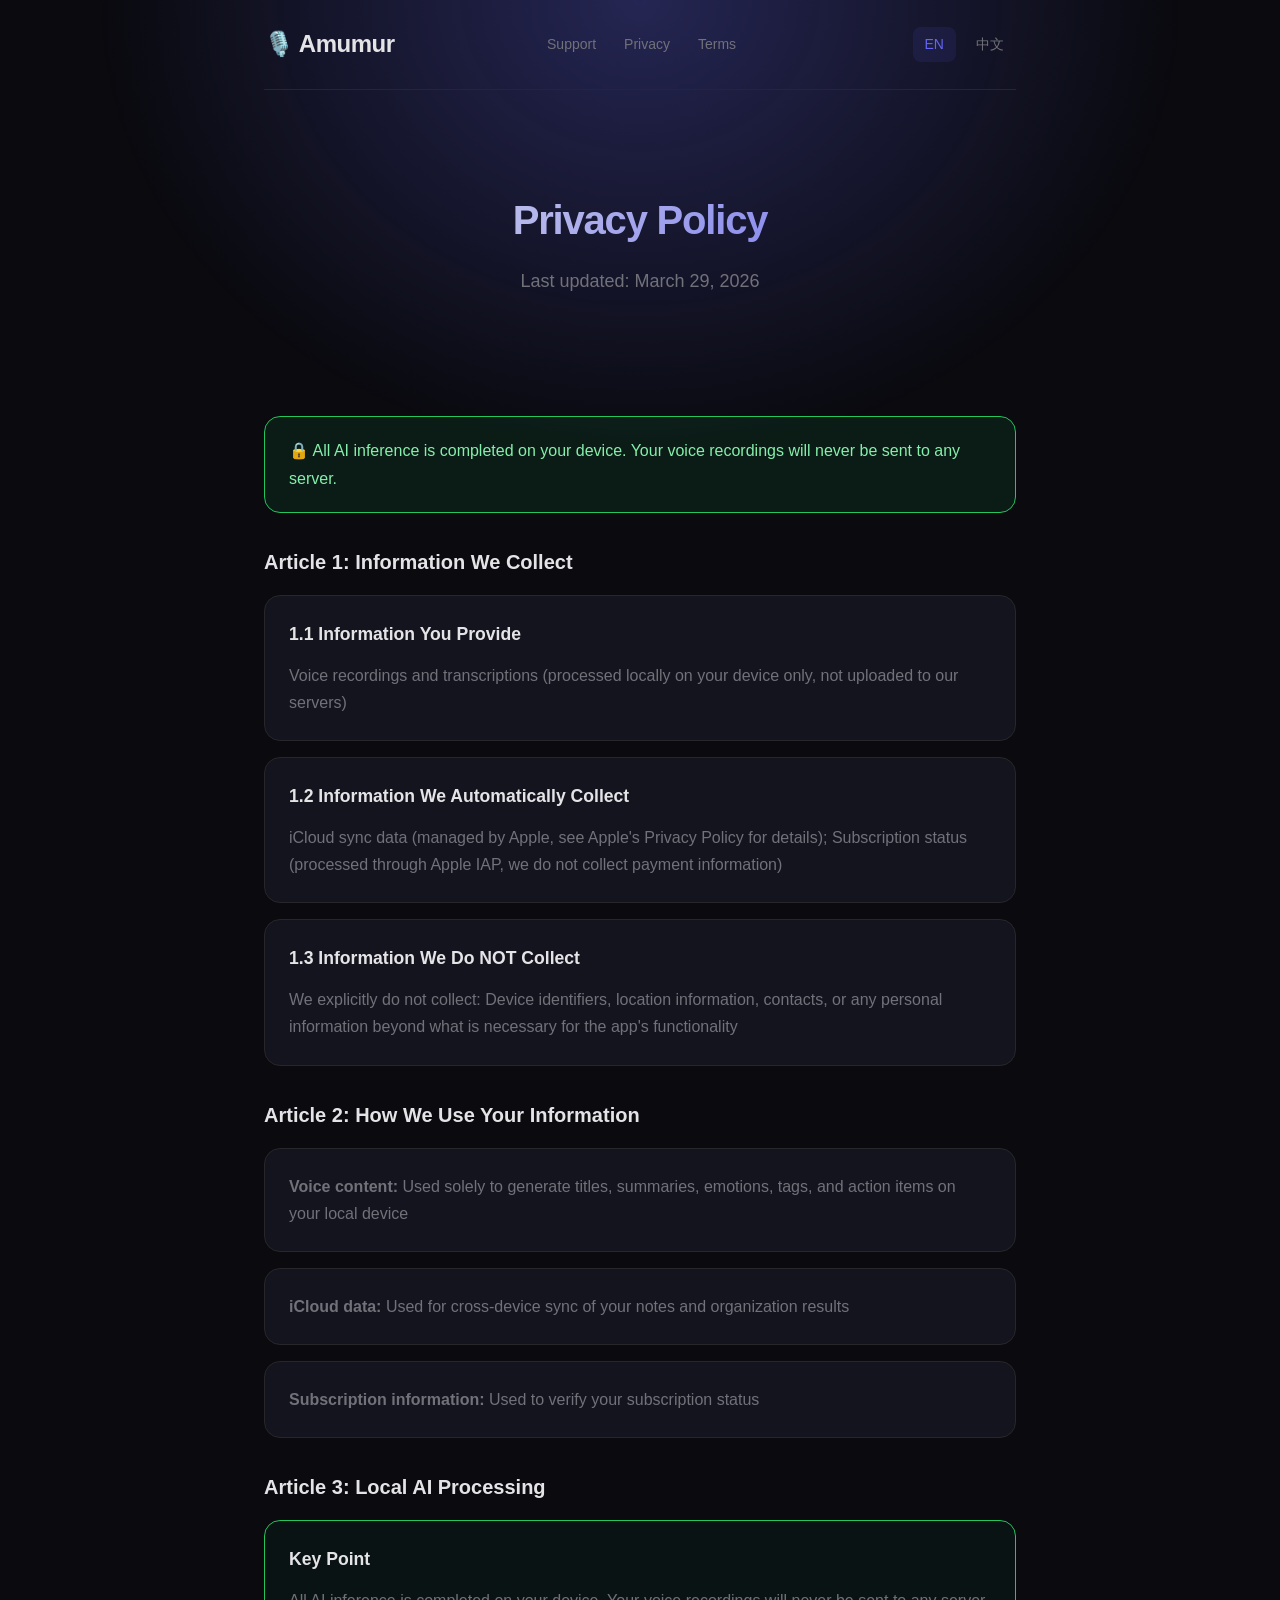
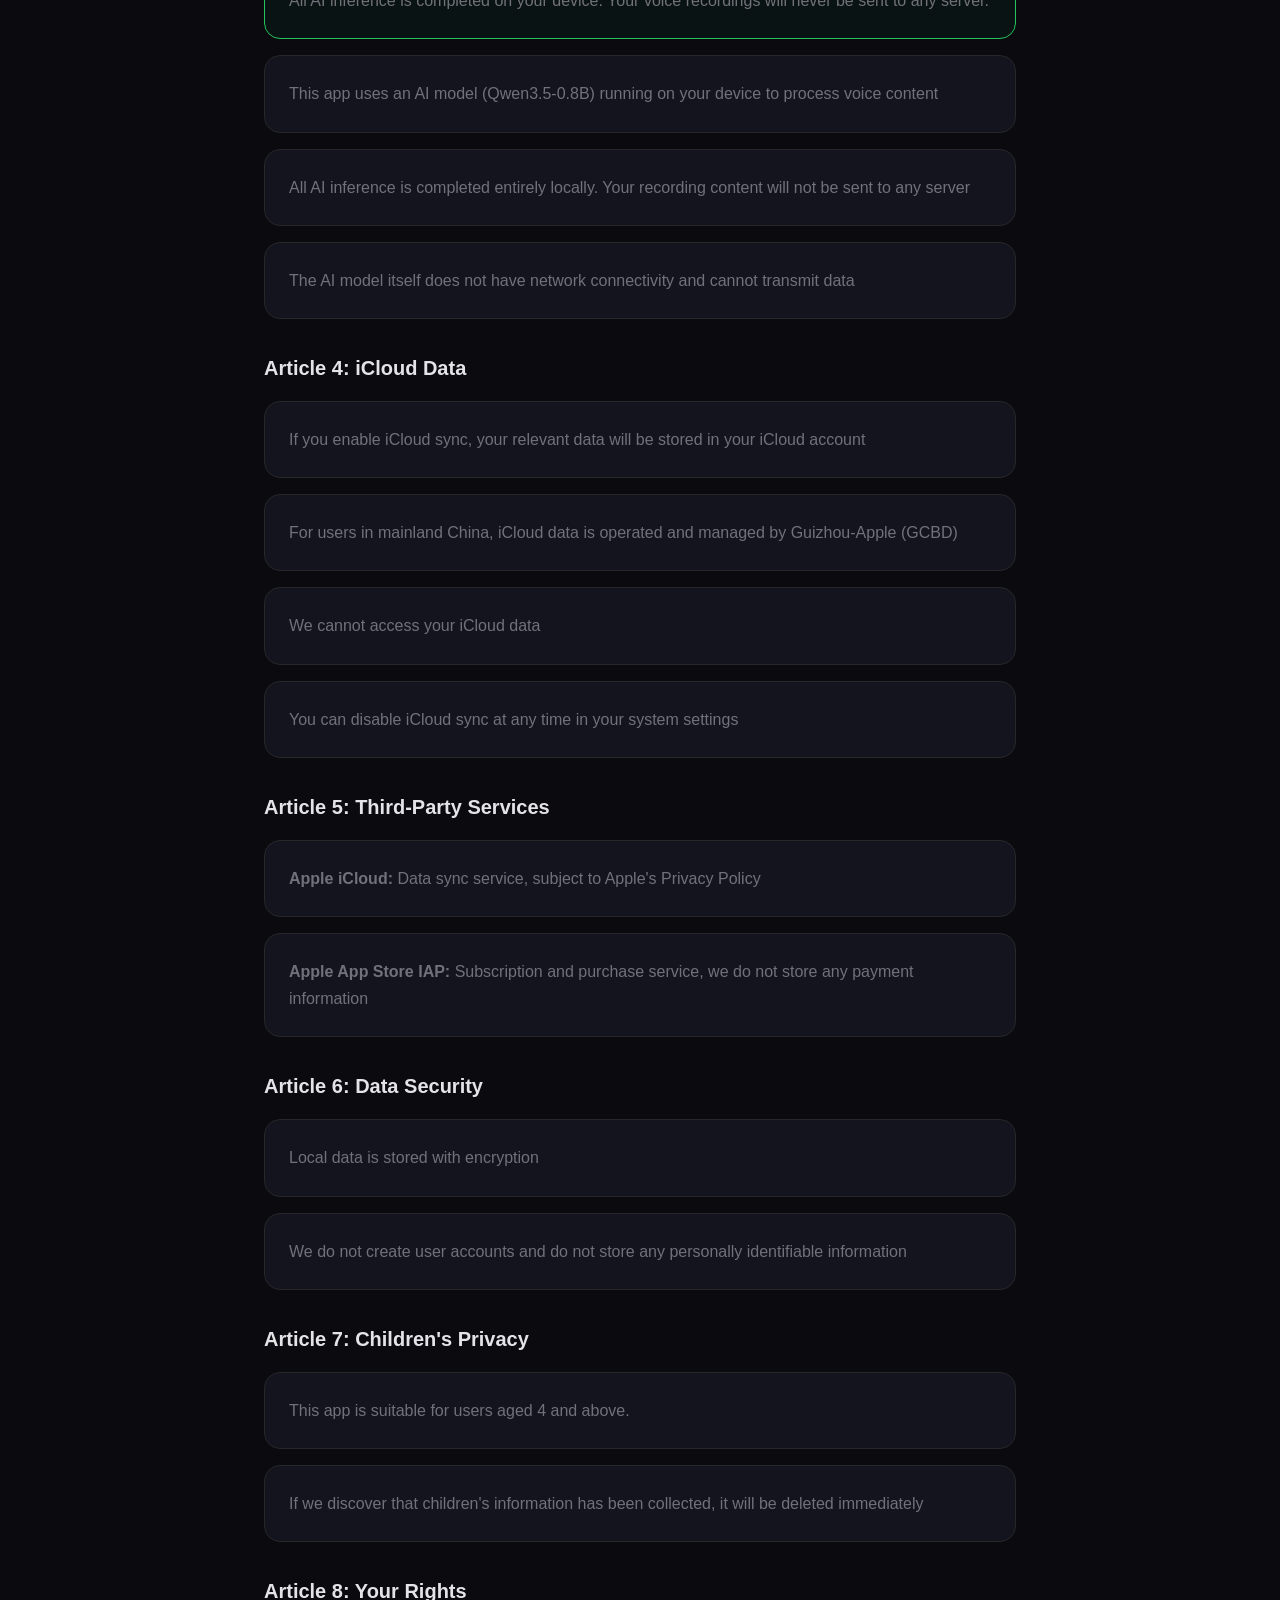
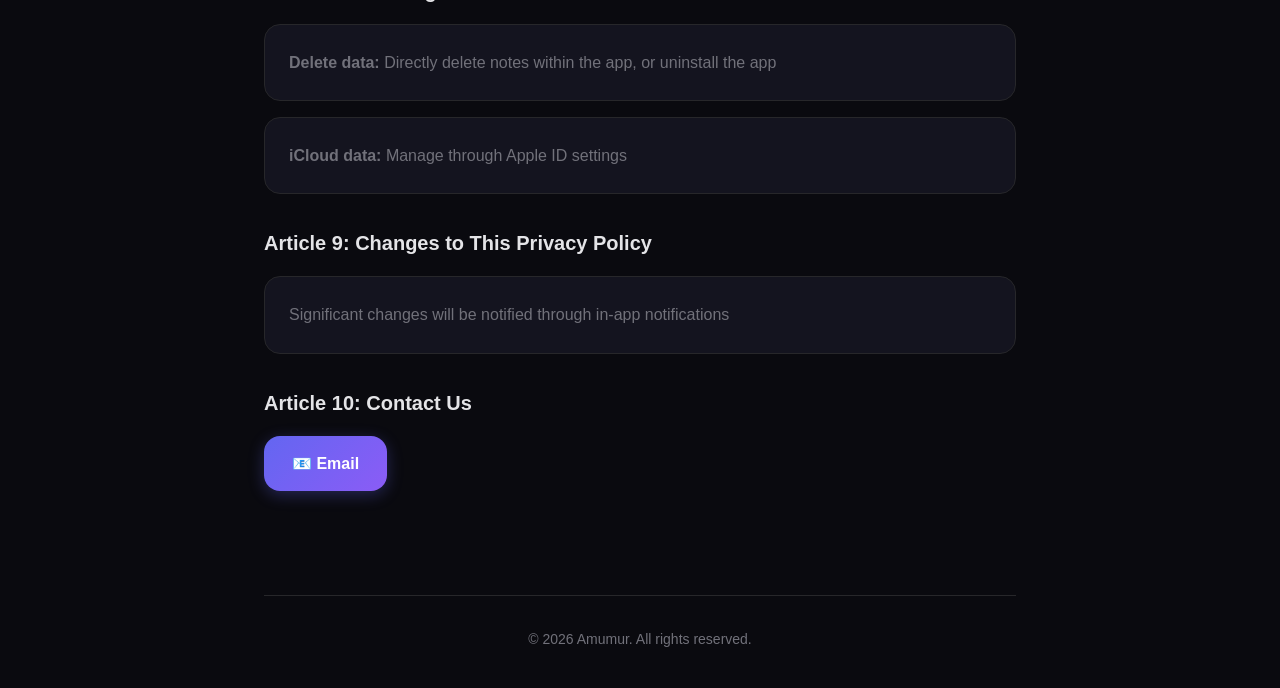
<file: privacy.html>
<!DOCTYPE html>
<html lang="en">
<head>
  <meta charset="UTF-8">
  <meta name="viewport" content="width=device-width, initial-scale=1.0">
  <title>Amumur Privacy Policy</title>
  <script>
    (function() {
      const userLang = (navigator.language || navigator.userLanguage || 'en').toLowerCase();
      let target = '/en/privacy.html';

      if (userLang.startsWith('zh')) target = '/zh/privacy.html';

      const basePath = window.location.pathname.replace(/\/privacy\.html$/, '').replace(/\/$/, '');
      window.location.replace(basePath + target);
    })();
  </script>
  <noscript>
    <meta http-equiv="refresh" content="0;url=./en/privacy.html">
  </noscript>
</head>
<body>
  <p>Redirecting...</p>
</body>
</html>
</file>
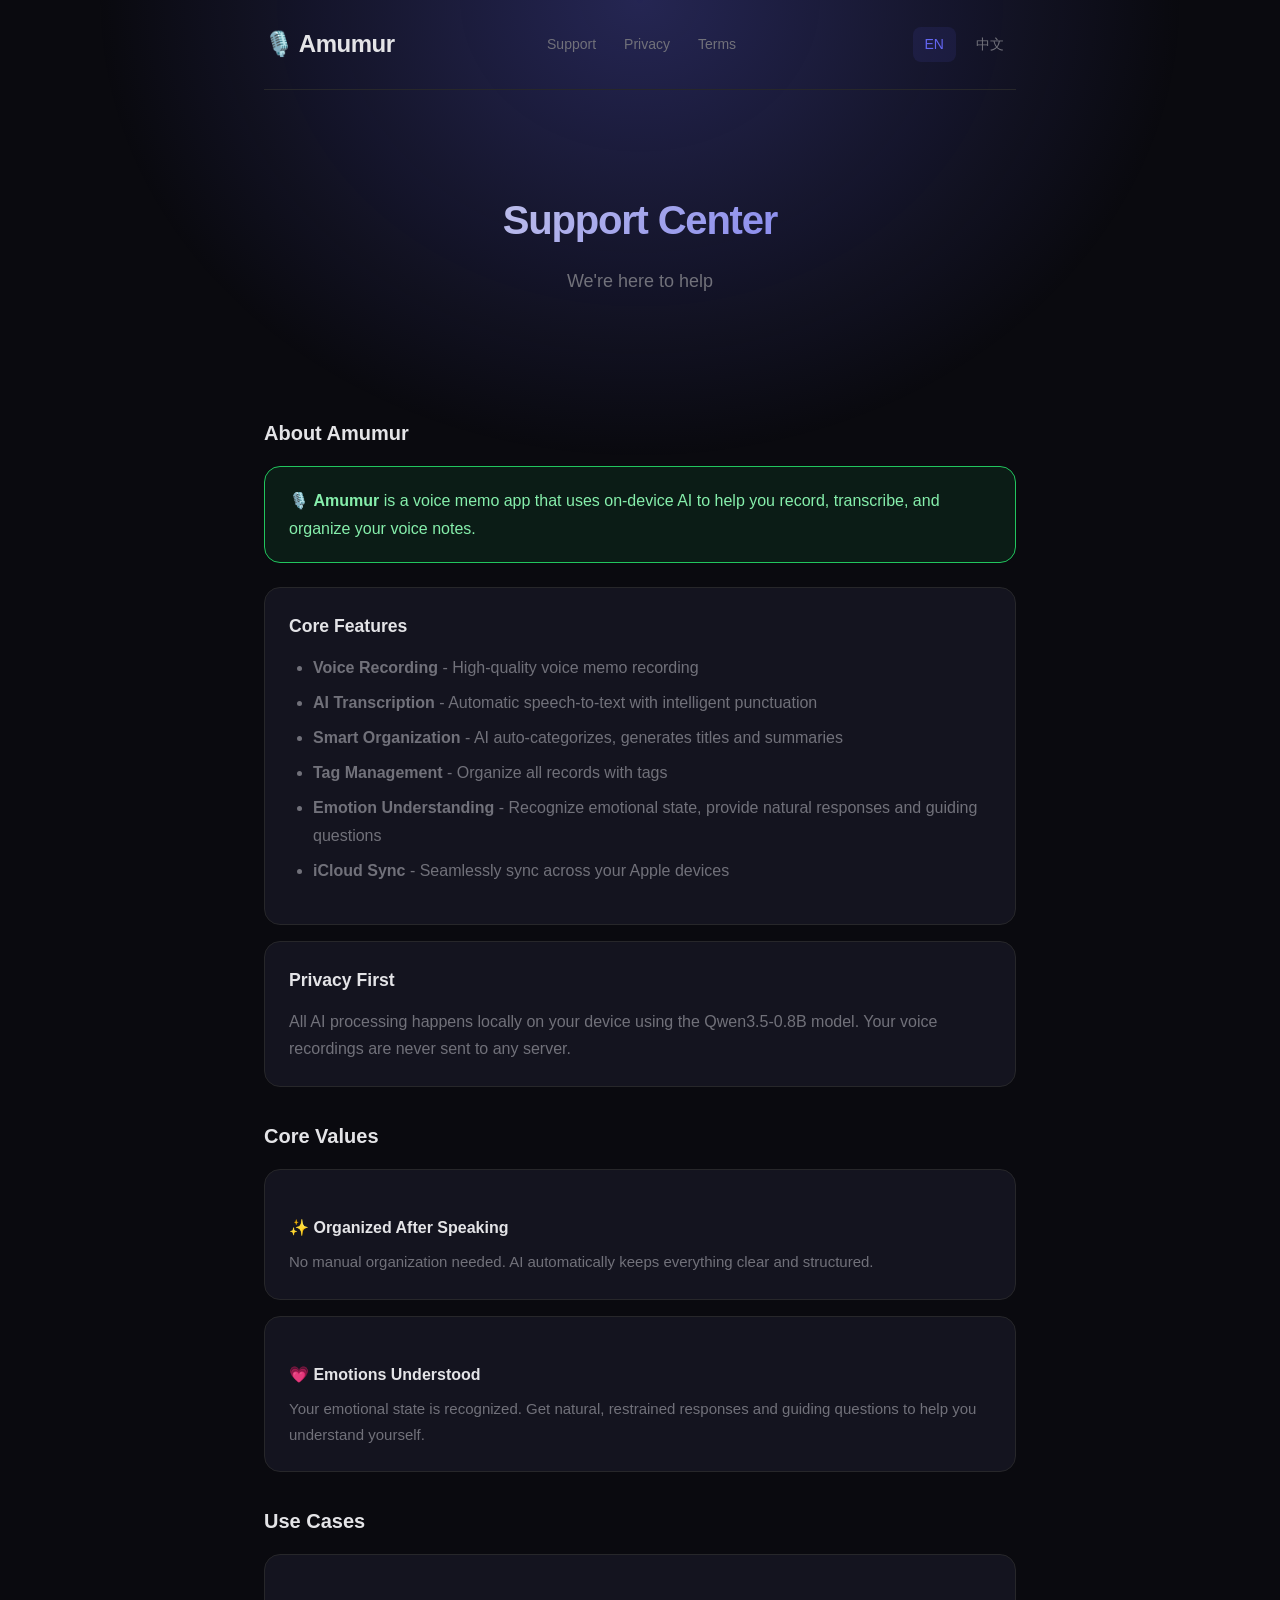
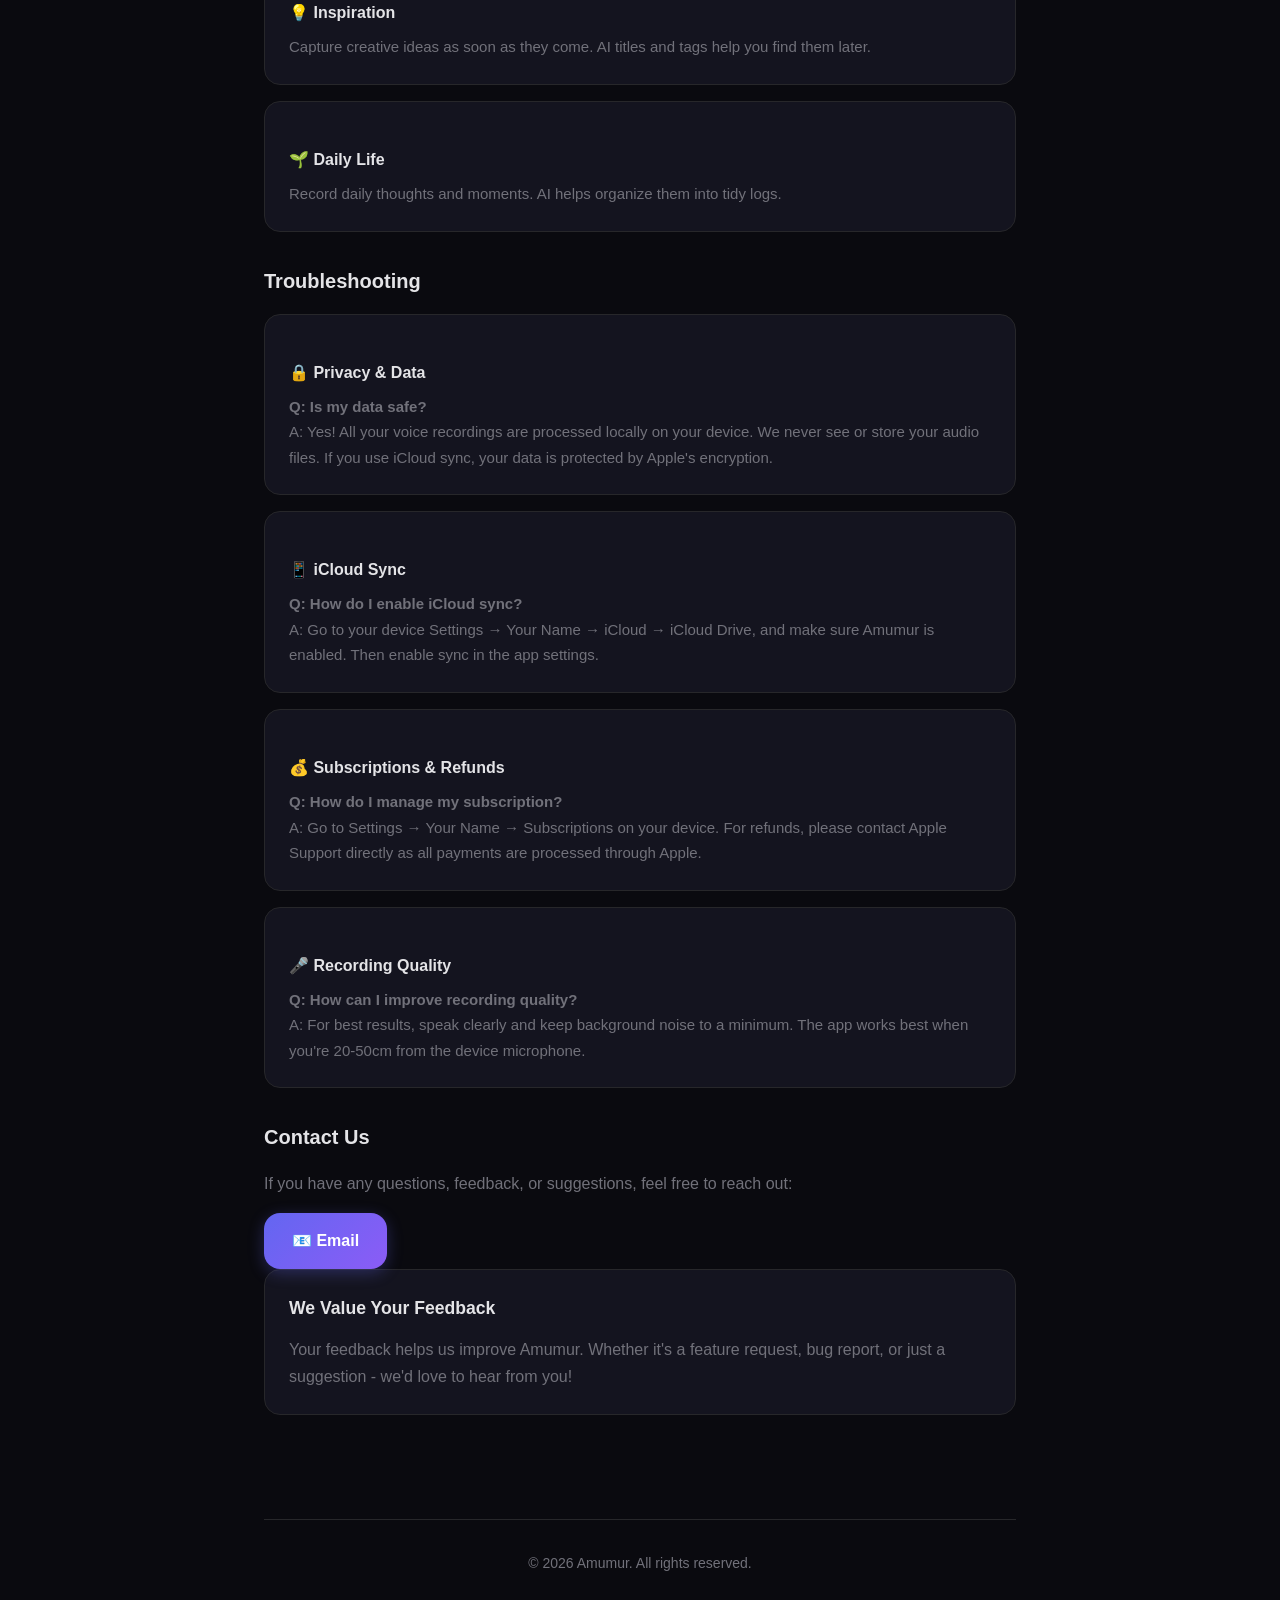
<file: support.html>
<!DOCTYPE html>
<html lang="en">
<head>
  <meta charset="UTF-8">
  <meta name="viewport" content="width=device-width, initial-scale=1.0">
  <title>Amumur Support</title>
  <script>
    (function() {
      const userLang = (navigator.language || navigator.userLanguage || 'en').toLowerCase();
      let target = 'en/support.html';

      if (userLang.startsWith('zh')) target = 'zh/support.html';

      const basePath = window.location.pathname.replace(/\/support\.html$/, '').replace(/\/$/, '');
      window.location.replace(basePath + '/' + target);
    })();
  </script>
  <noscript>
    <meta http-equiv="refresh" content="0;url=./en/support.html">
  </noscript>
</head>
<body>
  <p>Redirecting...</p>
</body>
</html>
</file>
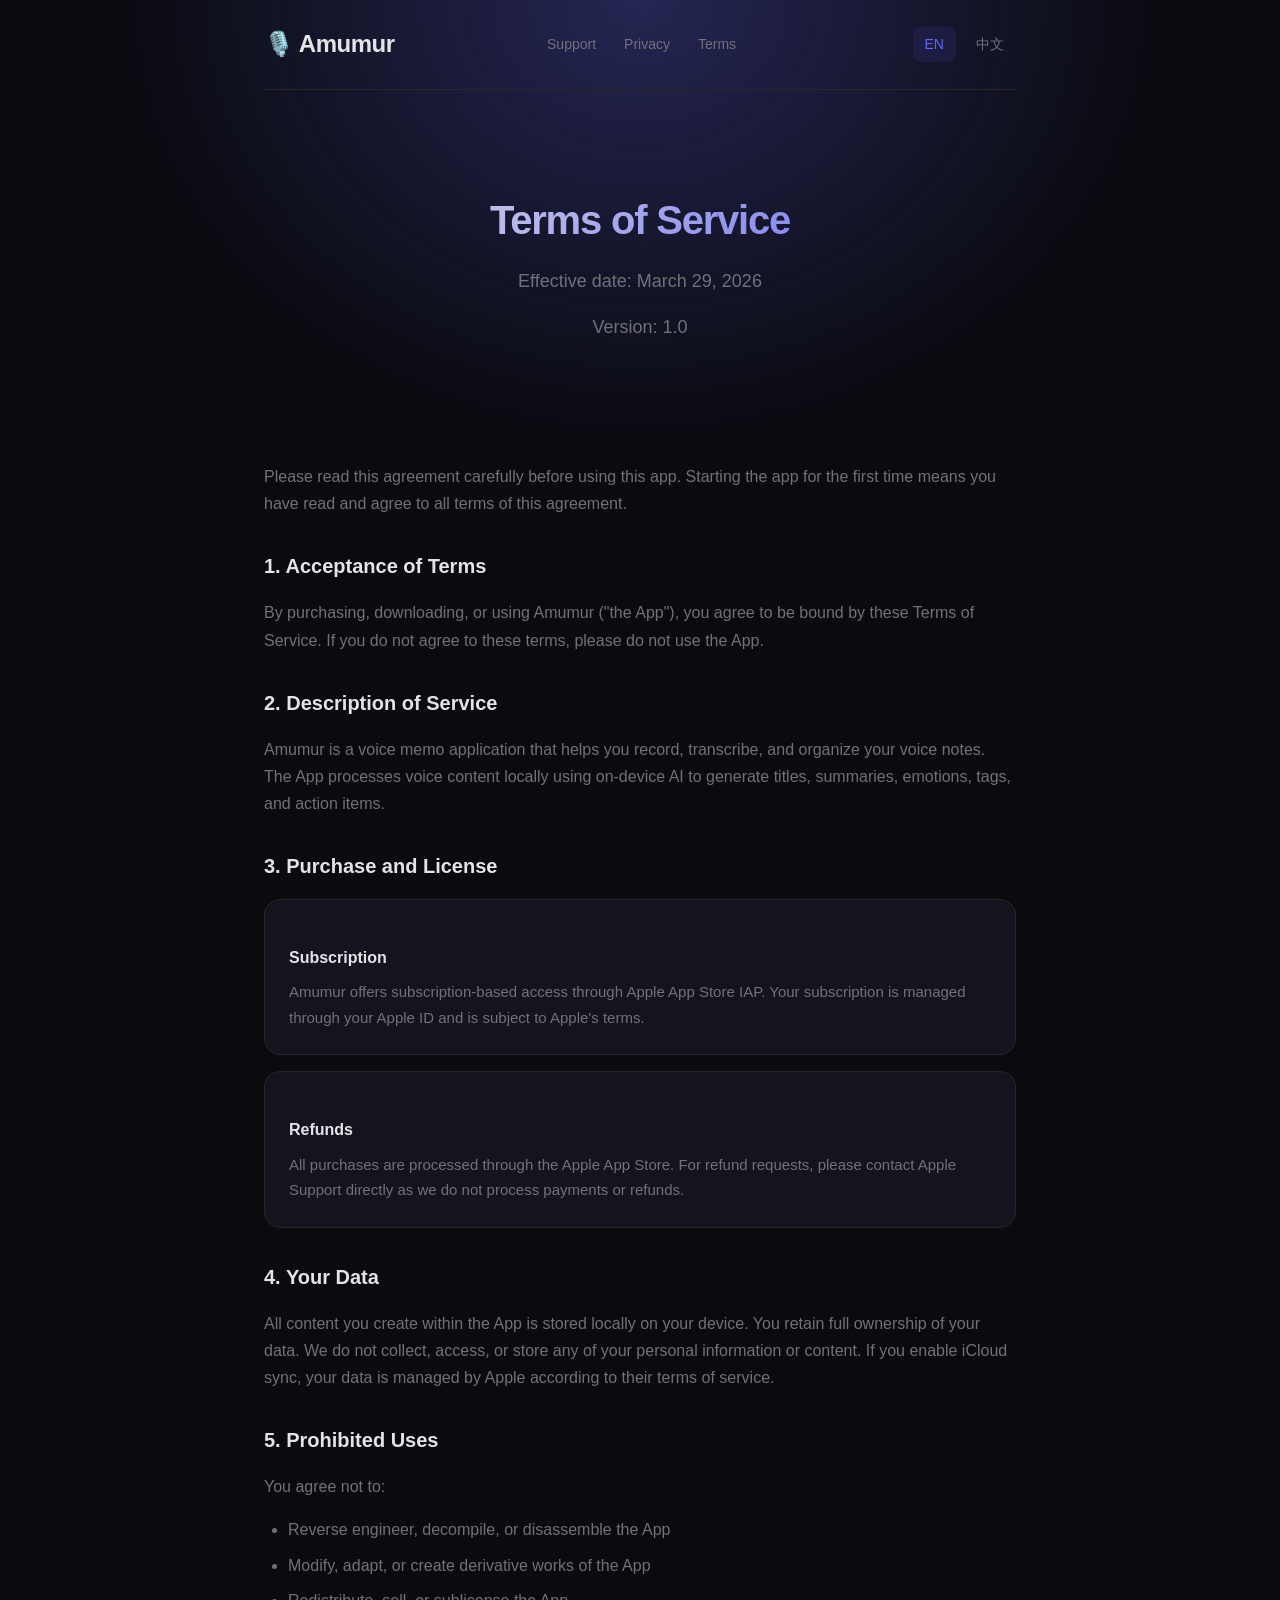
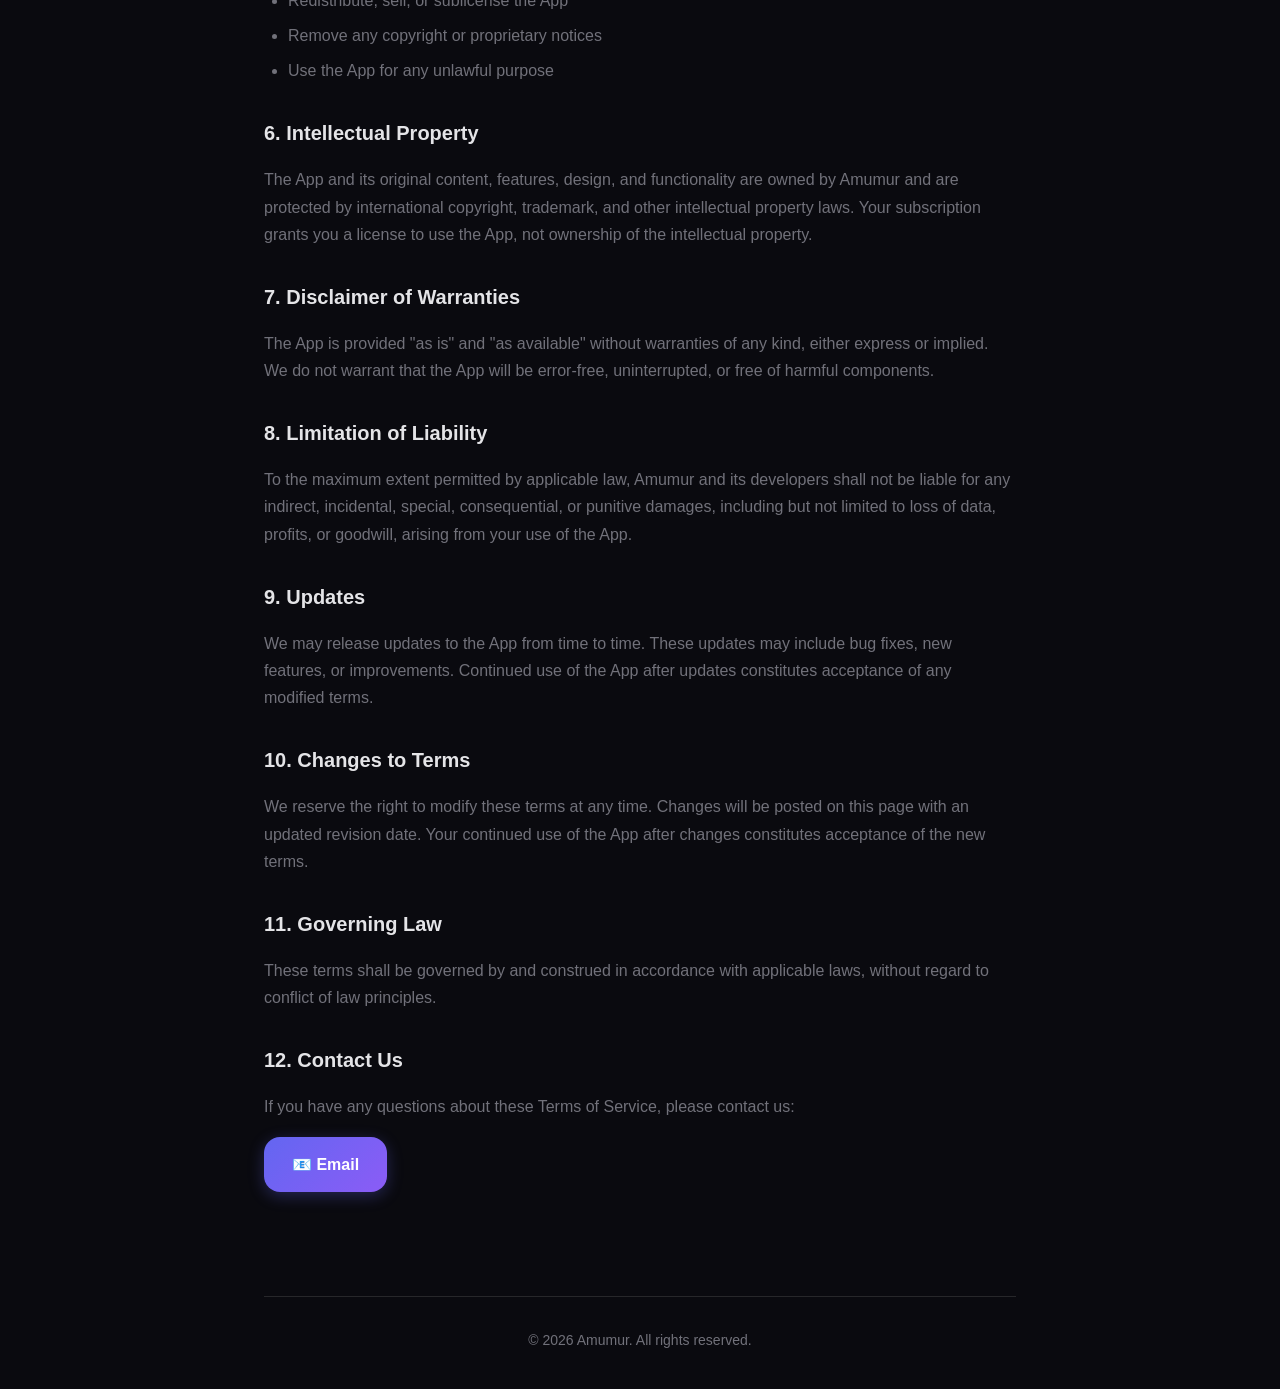
<file: terms.html>
<!DOCTYPE html>
<html lang="en">
<head>
  <meta charset="UTF-8">
  <meta name="viewport" content="width=device-width, initial-scale=1.0">
  <title>Amumur Terms of Service</title>
  <script>
    (function() {
      const userLang = (navigator.language || navigator.userLanguage || 'en').toLowerCase();
      let target = '/en/terms.html';

      if (userLang.startsWith('zh')) target = '/zh/terms.html';

      const basePath = window.location.pathname.replace(/\/terms\.html$/, '').replace(/\/$/, '');
      window.location.replace(basePath + target);
    })();
  </script>
  <noscript>
    <meta http-equiv="refresh" content="0;url=./en/terms.html">
  </noscript>
</head>
<body>
  <p>Redirecting...</p>
</body>
</html>
</file>
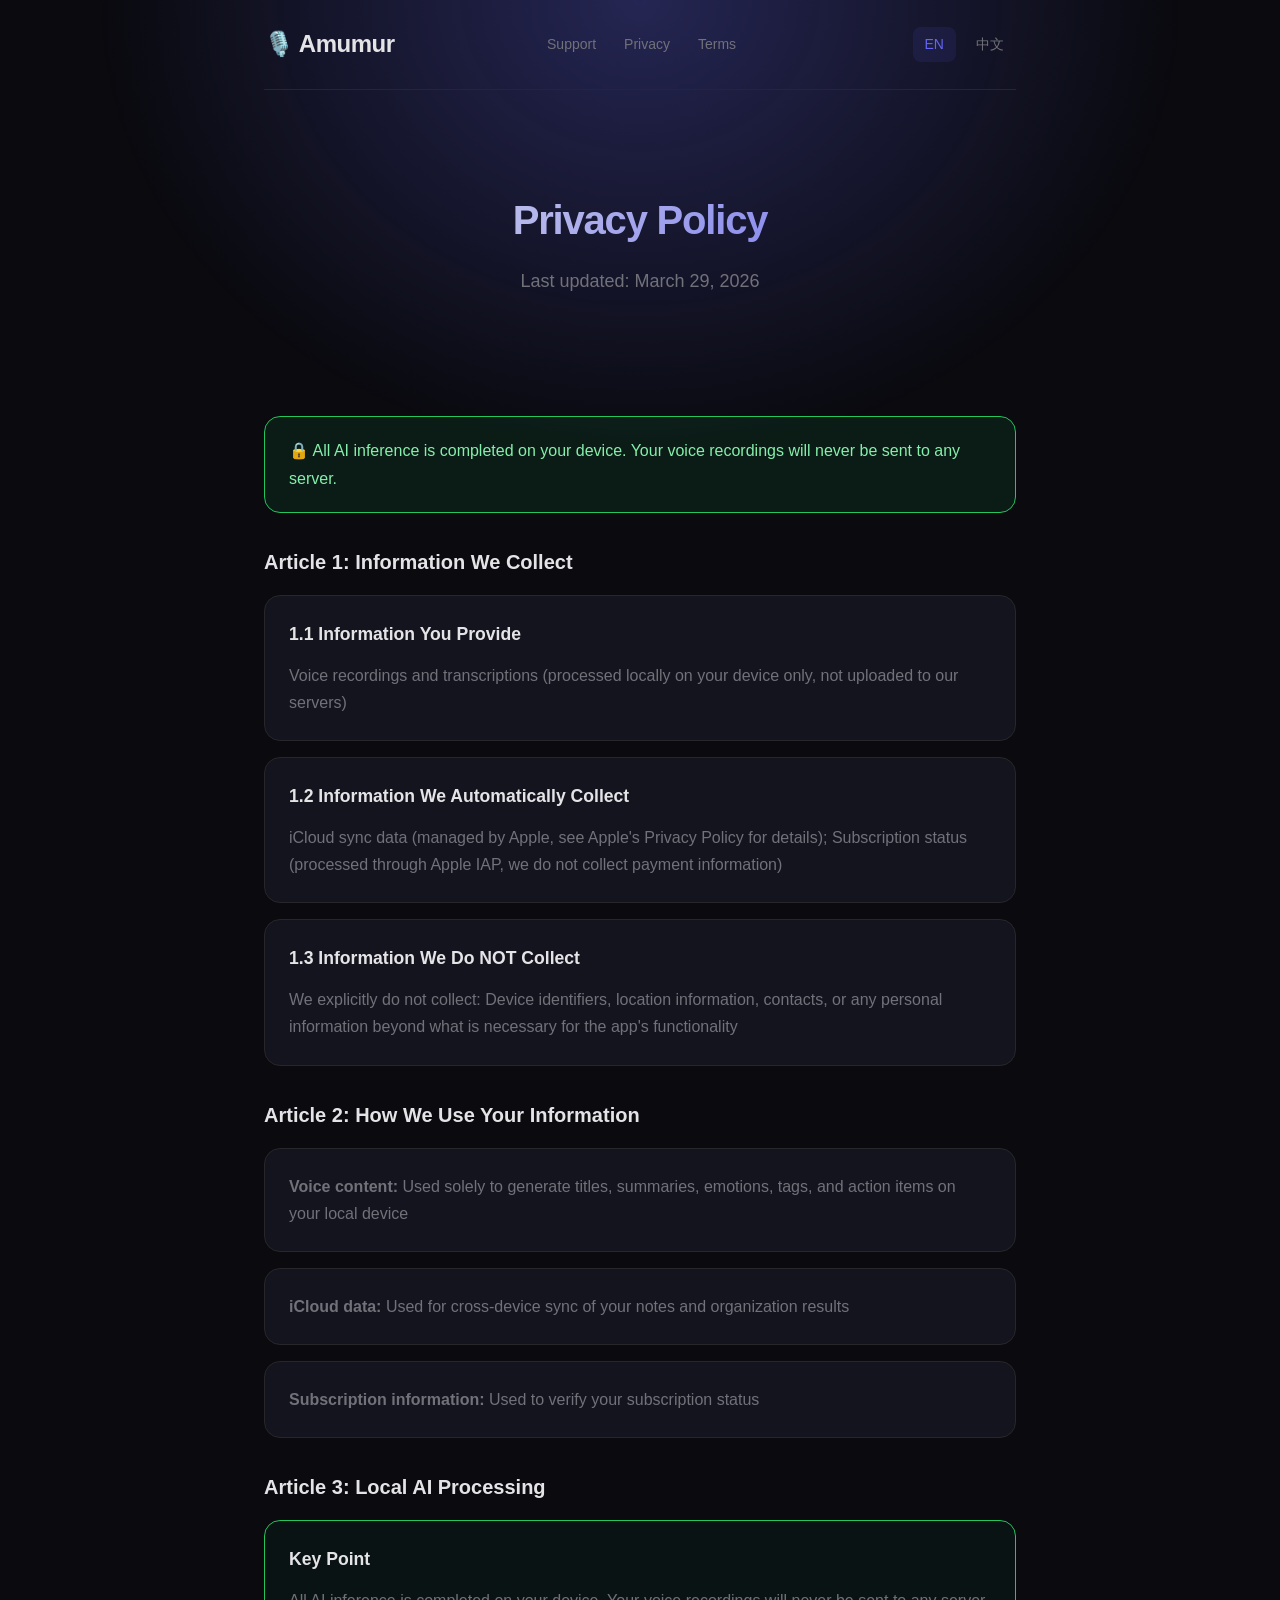
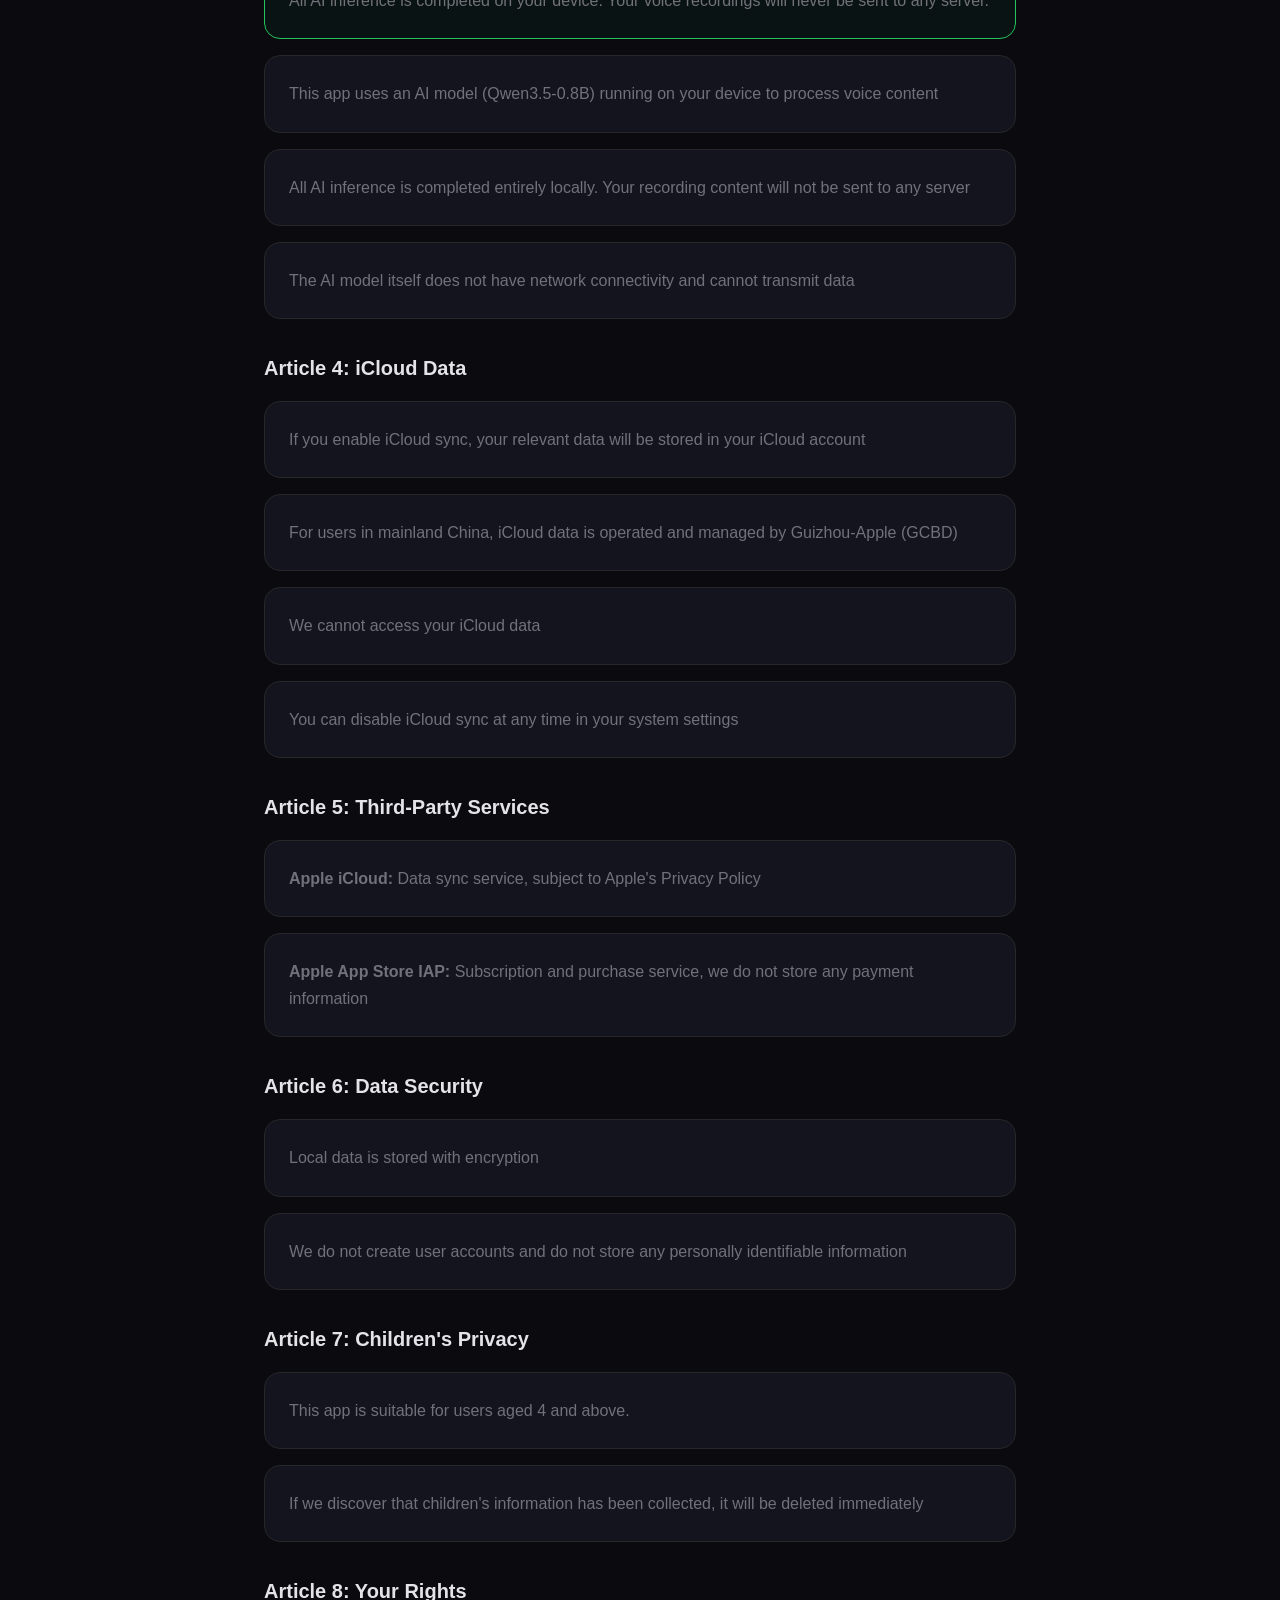
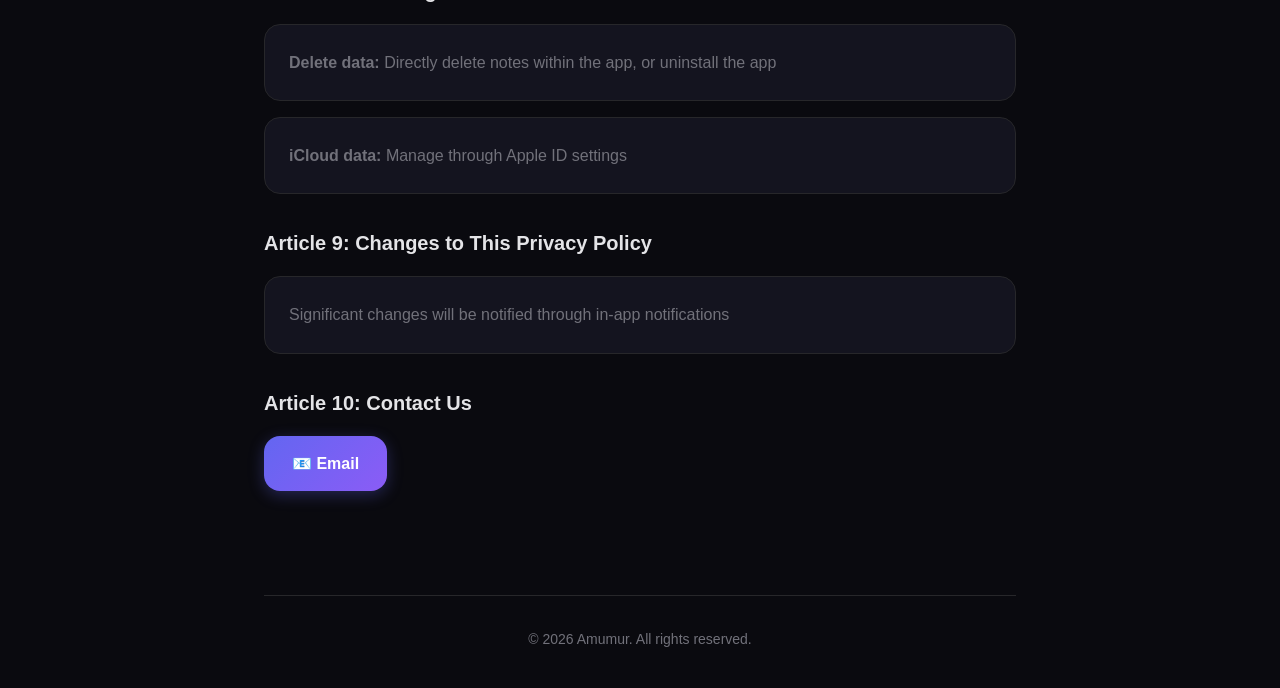
<file: en/privacy.html>
<!DOCTYPE html>
<html lang="en">
<head>
  <meta charset="UTF-8">
  <meta name="viewport" content="width=device-width, initial-scale=1.0">
  <meta name="description" content="Amumur Privacy Policy">
  <title>Amumur - Privacy Policy</title>
  <link rel="stylesheet" href="../css/style.css">
</head>
<body>
  <div class="container">
    <header>
      <div class="logo">🎙️ Amumur</div>
      <nav>
        <a href="support.html">Support</a>
        <a href="privacy.html">Privacy</a>
        <a href="terms.html">Terms</a>
      </nav>
      <nav class="lang-switch">
        <a href="privacy.html" class="active">EN</a>
        <a href="../zh/privacy.html">中文</a>
      </nav>
    </header>

    <main>
      <section class="hero">
        <h1>Privacy Policy</h1>
        <p class="subtitle">Last updated: March 29, 2026</p>
      </section>

      <section class="content">
        <div class="highlight-box">
          <p>🔒 All AI inference is completed on your device. Your voice recordings will never be sent to any server.</p>
        </div>

        <h2>Article 1: Information We Collect</h2>

        <div class="article">
          <h3>1.1 Information You Provide</h3>
          <p>Voice recordings and transcriptions (processed locally on your device only, not uploaded to our servers)</p>
        </div>

        <div class="article">
          <h3>1.2 Information We Automatically Collect</h3>
          <p>iCloud sync data (managed by Apple, see Apple's Privacy Policy for details); Subscription status (processed through Apple IAP, we do not collect payment information)</p>
        </div>

        <div class="article">
          <h3>1.3 Information We Do NOT Collect</h3>
          <p>We explicitly do not collect: Device identifiers, location information, contacts, or any personal information beyond what is necessary for the app's functionality</p>
        </div>

        <h2>Article 2: How We Use Your Information</h2>

        <div class="article">
          <p><strong>Voice content:</strong> Used solely to generate titles, summaries, emotions, tags, and action items on your local device</p>
        </div>

        <div class="article">
          <p><strong>iCloud data:</strong> Used for cross-device sync of your notes and organization results</p>
        </div>

        <div class="article">
          <p><strong>Subscription information:</strong> Used to verify your subscription status</p>
        </div>

        <h2>Article 3: Local AI Processing</h2>

        <div class="article highlight">
          <h3>Key Point</h3>
          <p>All AI inference is completed on your device. Your voice recordings will never be sent to any server.</p>
        </div>

        <div class="article">
          <p>This app uses an AI model (Qwen3.5-0.8B) running on your device to process voice content</p>
        </div>

        <div class="article">
          <p>All AI inference is completed entirely locally. Your recording content will not be sent to any server</p>
        </div>

        <div class="article">
          <p>The AI model itself does not have network connectivity and cannot transmit data</p>
        </div>

        <h2>Article 4: iCloud Data</h2>

        <div class="article">
          <p>If you enable iCloud sync, your relevant data will be stored in your iCloud account</p>
        </div>

        <div class="article">
          <p>For users in mainland China, iCloud data is operated and managed by Guizhou-Apple (GCBD)</p>
        </div>

        <div class="article">
          <p>We cannot access your iCloud data</p>
        </div>

        <div class="article">
          <p>You can disable iCloud sync at any time in your system settings</p>
        </div>

        <h2>Article 5: Third-Party Services</h2>

        <div class="article">
          <p><strong>Apple iCloud:</strong> Data sync service, subject to Apple's Privacy Policy</p>
        </div>

        <div class="article">
          <p><strong>Apple App Store IAP:</strong> Subscription and purchase service, we do not store any payment information</p>
        </div>

        <h2>Article 6: Data Security</h2>

        <div class="article">
          <p>Local data is stored with encryption</p>
        </div>

        <div class="article">
          <p>We do not create user accounts and do not store any personally identifiable information</p>
        </div>

        <h2>Article 7: Children's Privacy</h2>

        <div class="article">
          <p>This app is suitable for users aged 4 and above.</p>
        </div>

        <div class="article">
          <p>If we discover that children's information has been collected, it will be deleted immediately</p>
        </div>

        <h2>Article 8: Your Rights</h2>

        <div class="article">
          <p><strong>Delete data:</strong> Directly delete notes within the app, or uninstall the app</p>
        </div>

        <div class="article">
          <p><strong>iCloud data:</strong> Manage through Apple ID settings</p>
        </div>

        <h2>Article 9: Changes to This Privacy Policy</h2>

        <div class="article">
          <p>Significant changes will be notified through in-app notifications</p>
        </div>

        <h2>Article 10: Contact Us</h2>

        <div class="contact-section">
          <a href="mailto:peer2peer.wang@gmail.com" class="email-btn">📧 Email</a>
        </div>
      </section>
    </main>

    <footer>
      <p>© 2026 Amumur. All rights reserved.</p>
    </footer>
  </div>
</body>
</html>
</file>
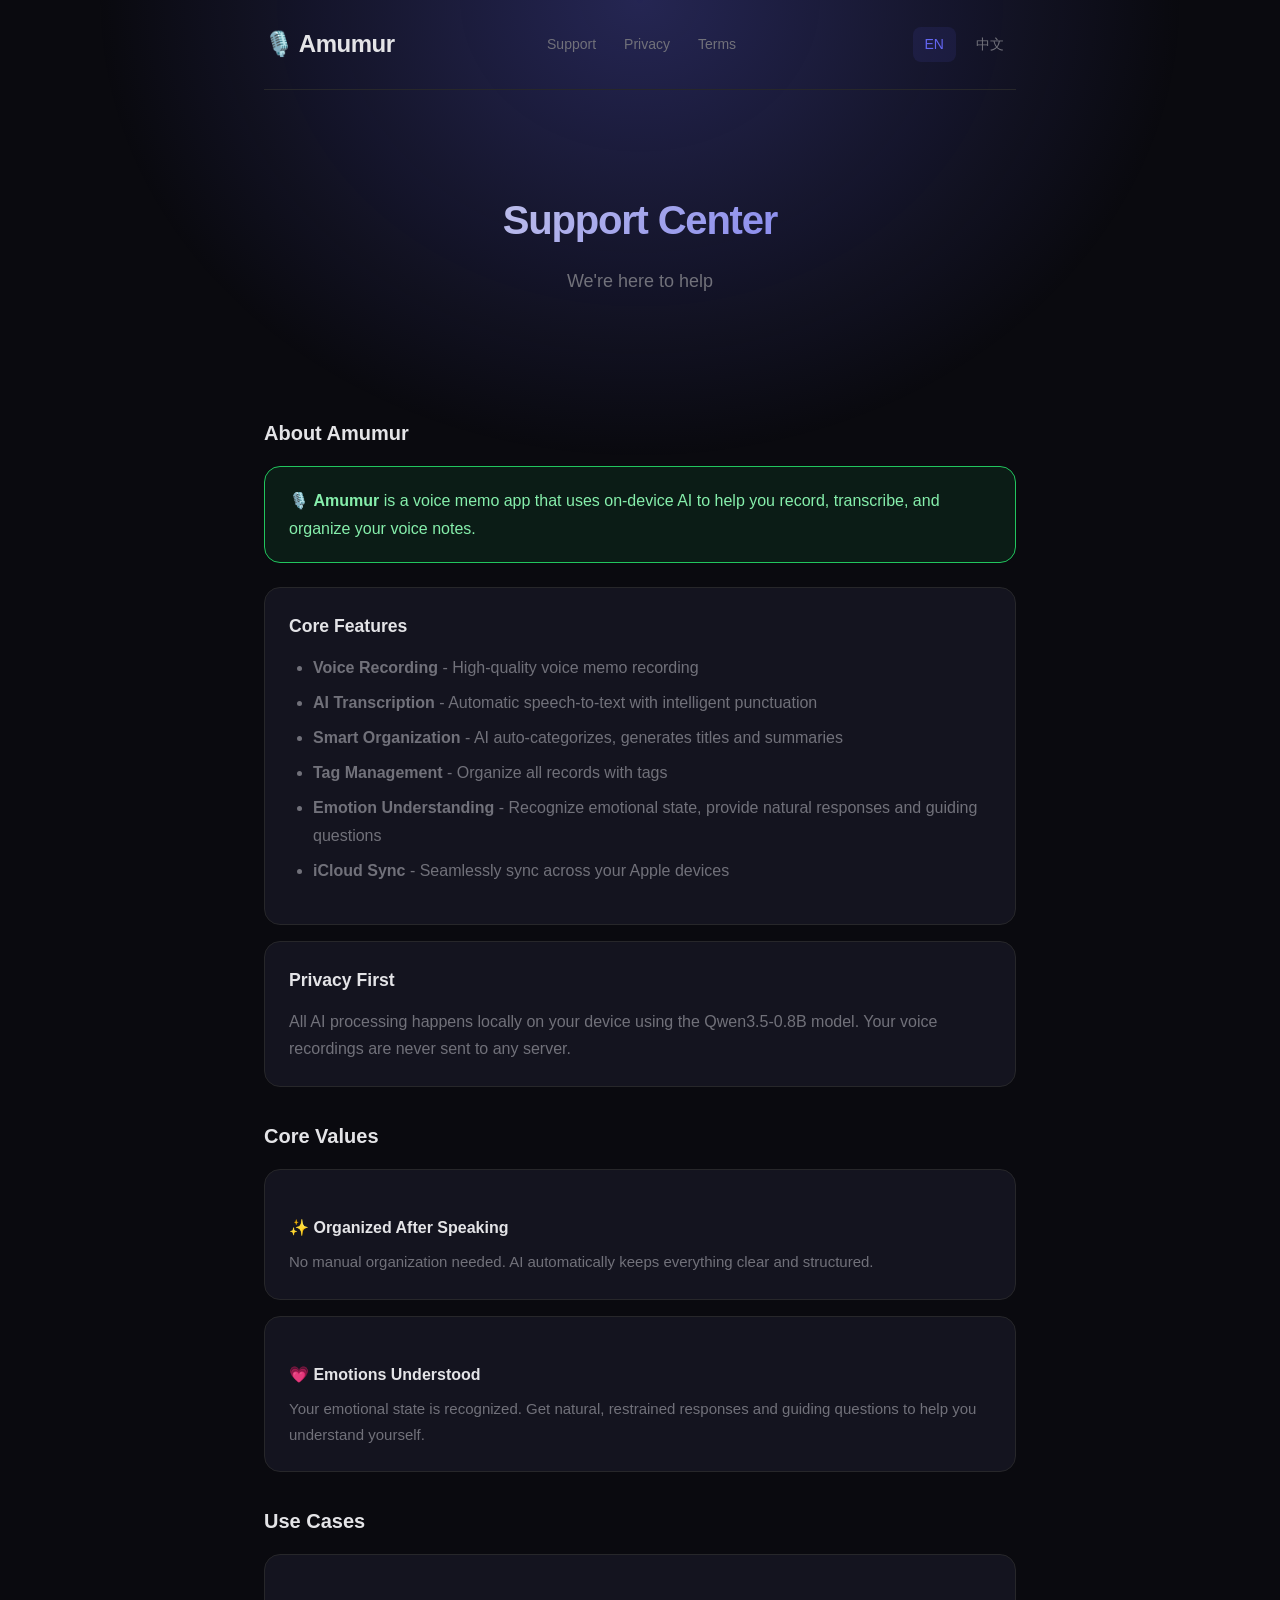
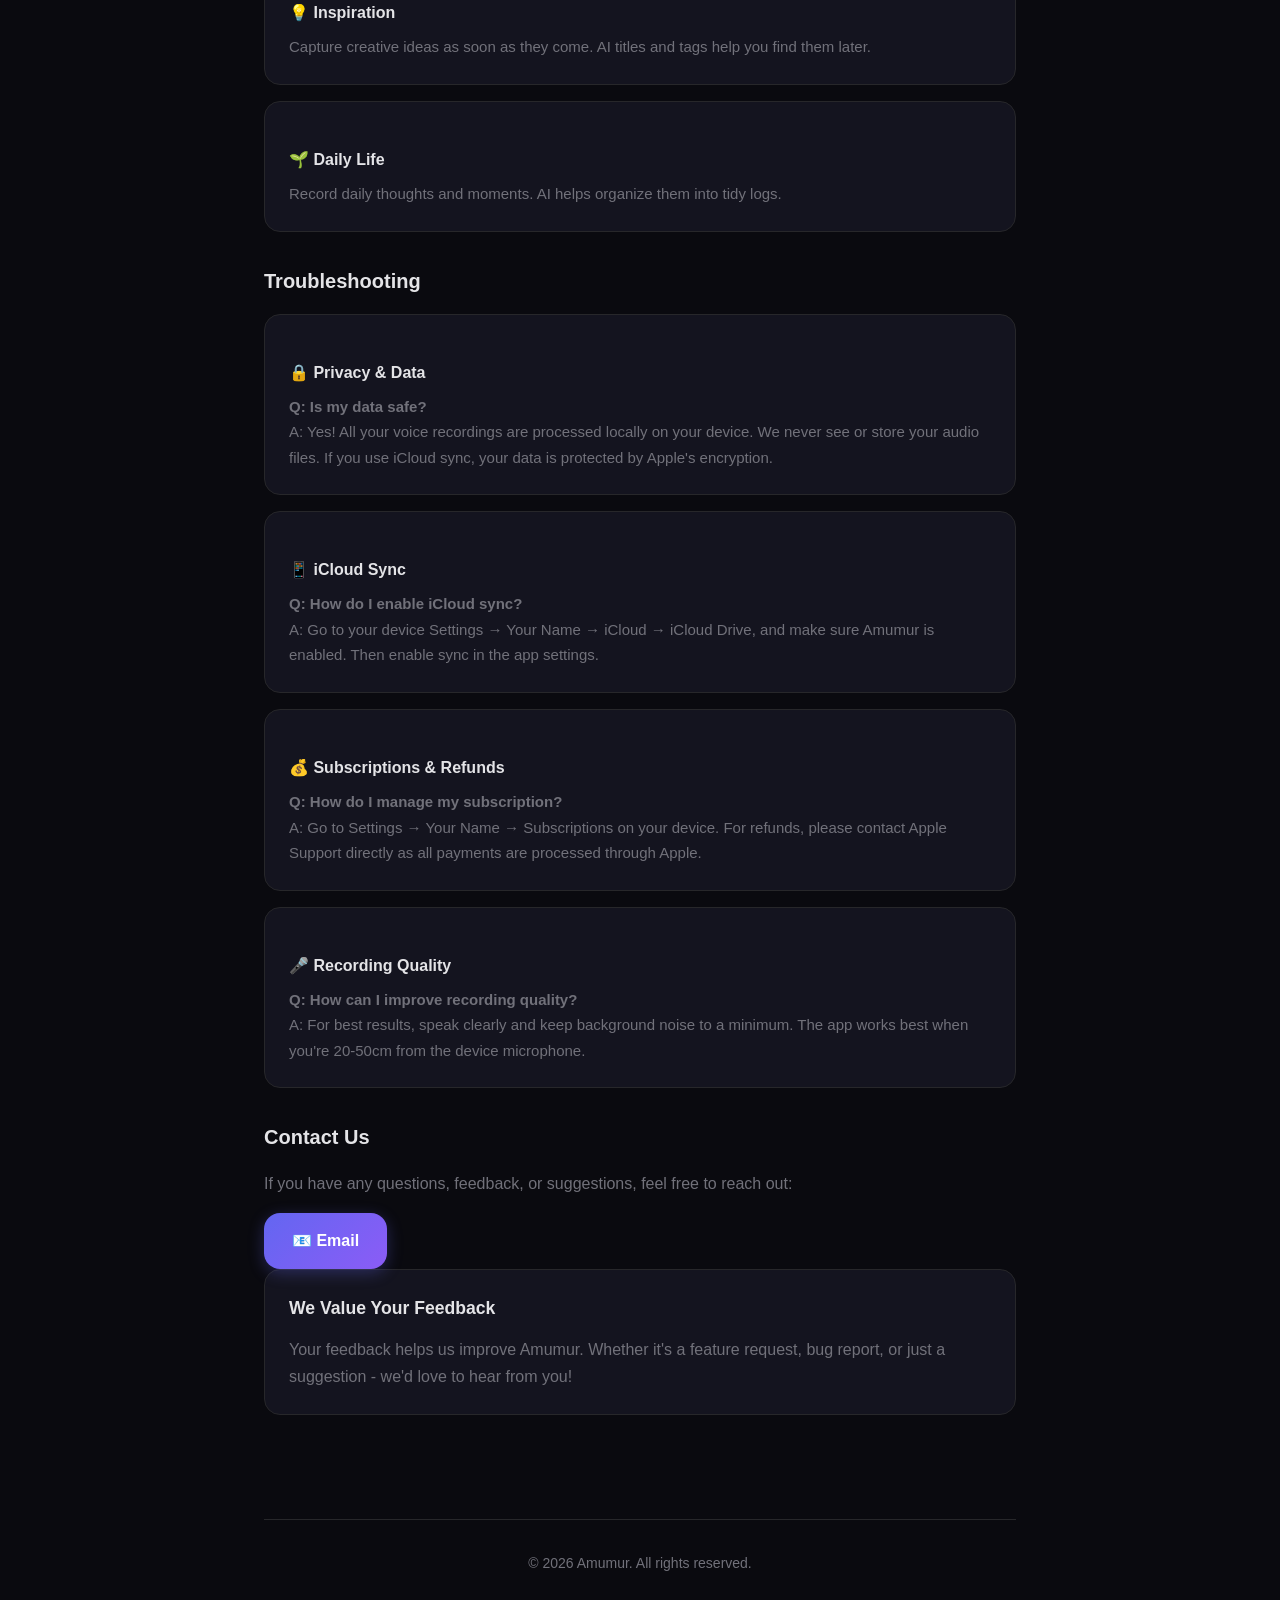
<file: en/support.html>
<!DOCTYPE html>
<html lang="en">
<head>
  <meta charset="UTF-8">
  <meta name="viewport" content="width=device-width, initial-scale=1.0">
  <meta name="description" content="Amumur Support Center - Voice Memo App with Local AI">
  <title>Amumur - Support Center</title>
  <link rel="stylesheet" href="../css/style.css">
</head>
<body>
  <div class="container">
    <header>
      <div class="logo">🎙️ Amumur</div>
      <nav>
        <a href="support.html">Support</a>
        <a href="privacy.html">Privacy</a>
        <a href="terms.html">Terms</a>
      </nav>
      <nav class="lang-switch">
        <a href="../en/support.html" class="active">EN</a>
        <a href="../zh/support.html">中文</a>
      </nav>
    </header>

    <main>
      <section class="hero">
        <h1>Support Center</h1>
        <p class="subtitle">We're here to help</p>
      </section>

      <section class="content">
        <h2>About Amumur</h2>
        <div class="highlight-box">
          <p>🎙️ <strong>Amumur</strong> is a voice memo app that uses on-device AI to help you record, transcribe, and organize your voice notes.</p>
        </div>

        <div class="article">
          <h3>Core Features</h3>
          <ul>
            <li><strong>Voice Recording</strong> - High-quality voice memo recording</li>
            <li><strong>AI Transcription</strong> - Automatic speech-to-text with intelligent punctuation</li>
            <li><strong>Smart Organization</strong> - AI auto-categorizes, generates titles and summaries</li>
            <li><strong>Tag Management</strong> - Organize all records with tags</li>
            <li><strong>Emotion Understanding</strong> - Recognize emotional state, provide natural responses and guiding questions</li>
            <li><strong>iCloud Sync</strong> - Seamlessly sync across your Apple devices</li>
          </ul>
        </div>

        <div class="article">
          <h3>Privacy First</h3>
          <p>All AI processing happens locally on your device using the Qwen3.5-0.8B model. Your voice recordings are never sent to any server.</p>
        </div>

        <h2>Core Values</h2>

        <div class="faq-item">
          <h3>✨ Organized After Speaking</h3>
          <p>No manual organization needed. AI automatically keeps everything clear and structured.</p>
        </div>

        <div class="faq-item">
          <h3>💗 Emotions Understood</h3>
          <p>Your emotional state is recognized. Get natural, restrained responses and guiding questions to help you understand yourself.</p>
        </div>

        <h2>Use Cases</h2>

        <div class="faq-item">
          <h3>💡 Inspiration</h3>
          <p>Capture creative ideas as soon as they come. AI titles and tags help you find them later.</p>
        </div>

        <div class="faq-item">
          <h3>🌱 Daily Life</h3>
          <p>Record daily thoughts and moments. AI helps organize them into tidy logs.</p>
        </div>

        <h2>Troubleshooting</h2>

        <div class="faq-item">
          <h3>🔒 Privacy & Data</h3>
          <p><strong>Q: Is my data safe?</strong></p>
          <p>A: Yes! All your voice recordings are processed locally on your device. We never see or store your audio files. If you use iCloud sync, your data is protected by Apple's encryption.</p>
        </div>

        <div class="faq-item">
          <h3>📱 iCloud Sync</h3>
          <p><strong>Q: How do I enable iCloud sync?</strong></p>
          <p>A: Go to your device Settings → Your Name → iCloud → iCloud Drive, and make sure Amumur is enabled. Then enable sync in the app settings.</p>
        </div>

        <div class="faq-item">
          <h3>💰 Subscriptions & Refunds</h3>
          <p><strong>Q: How do I manage my subscription?</strong></p>
          <p>A: Go to Settings → Your Name → Subscriptions on your device. For refunds, please contact Apple Support directly as all payments are processed through Apple.</p>
        </div>

        <div class="faq-item">
          <h3>🎤 Recording Quality</h3>
          <p><strong>Q: How can I improve recording quality?</strong></p>
          <p>A: For best results, speak clearly and keep background noise to a minimum. The app works best when you're 20-50cm from the device microphone.</p>
        </div>

        <h2>Contact Us</h2>
        <p>If you have any questions, feedback, or suggestions, feel free to reach out:</p>
        <div class="contact-section">
          <a href="mailto:peer2peer.wang@gmail.com" class="email-btn">📧 Email</a>
        </div>

        <div class="article">
          <h3>We Value Your Feedback</h3>
          <p>Your feedback helps us improve Amumur. Whether it's a feature request, bug report, or just a suggestion - we'd love to hear from you!</p>
        </div>
      </section>
    </main>

    <footer>
      <p>© 2026 Amumur. All rights reserved.</p>
    </footer>
  </div>
</body>
</html>
</file>
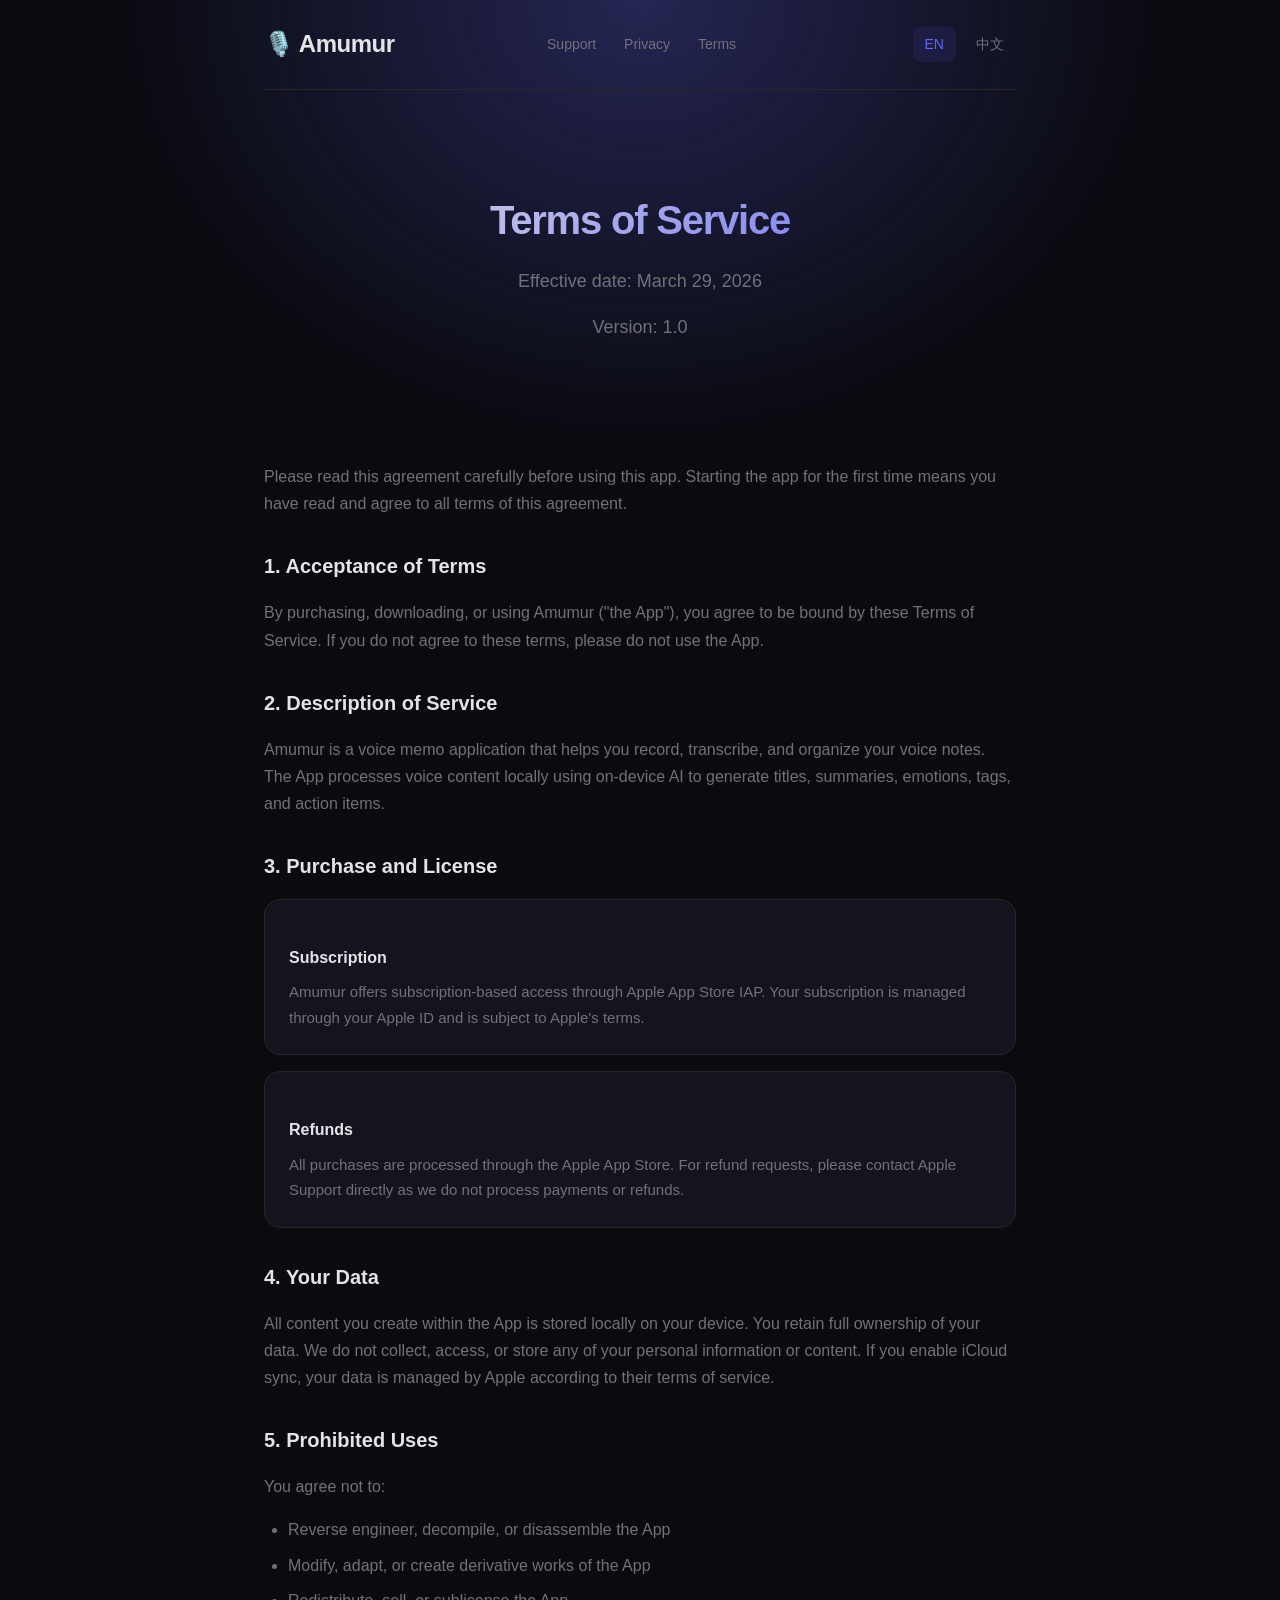
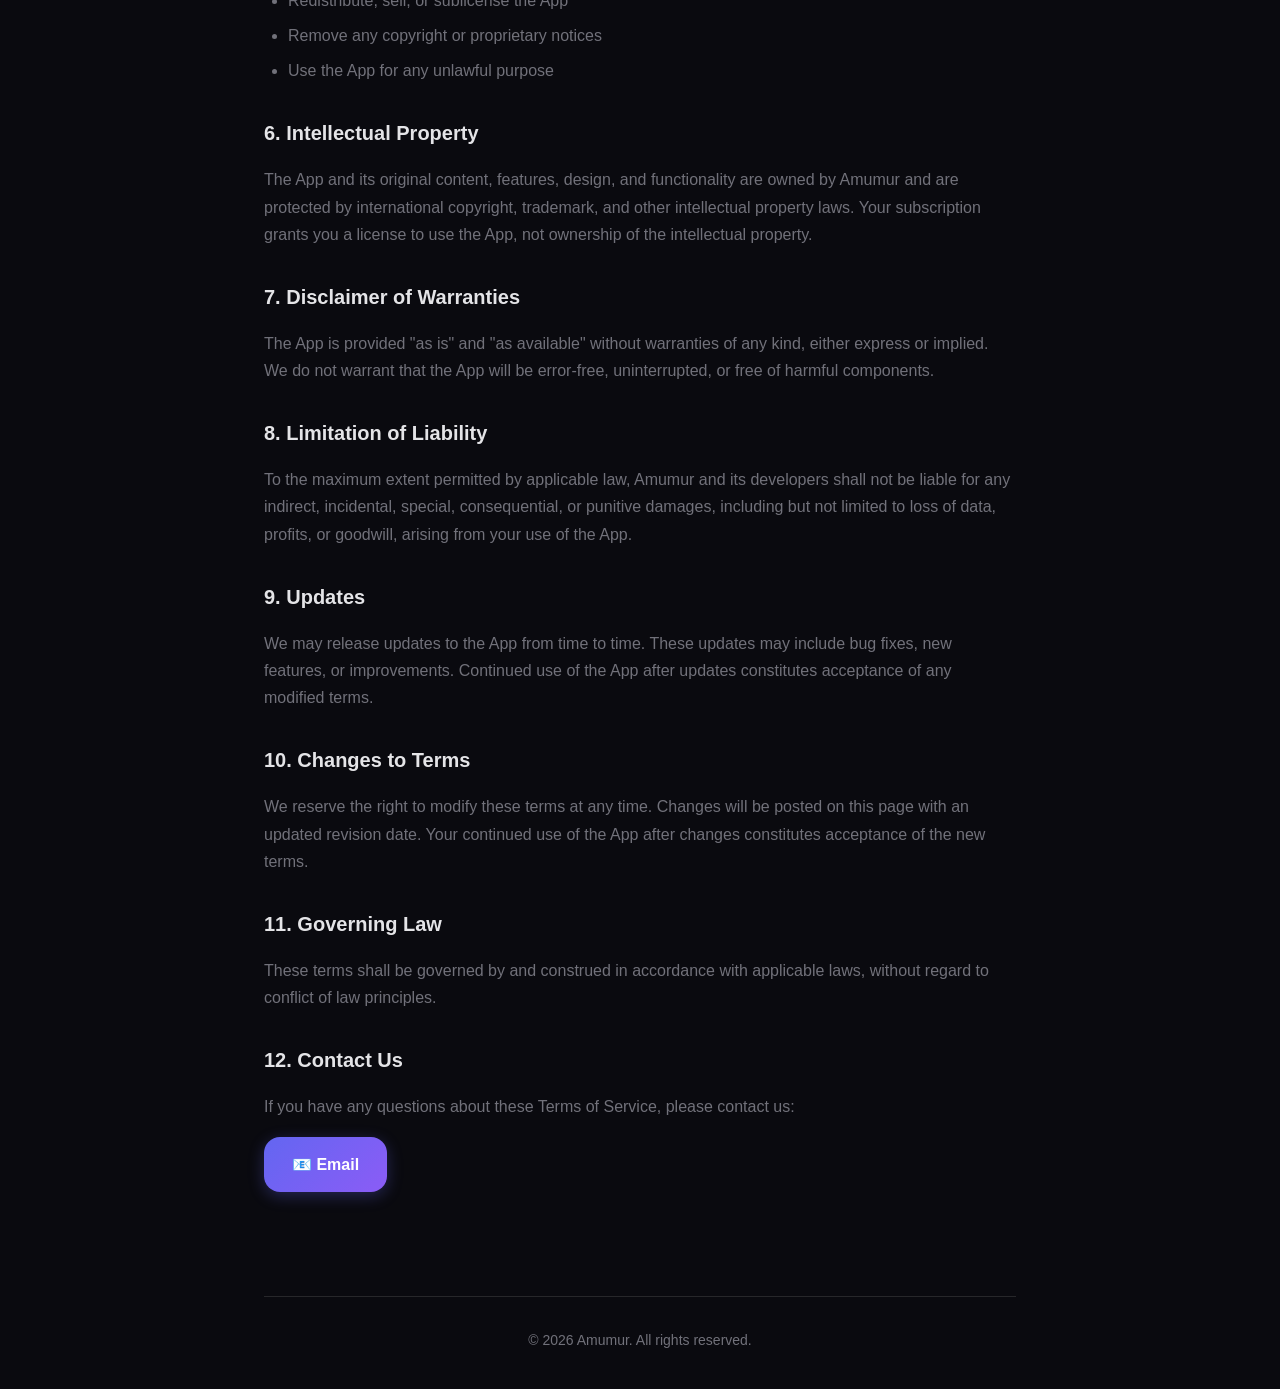
<file: en/terms.html>
<!DOCTYPE html>
<html lang="en">
<head>
  <meta charset="UTF-8">
  <meta name="viewport" content="width=device-width, initial-scale=1.0">
  <meta name="description" content="Amumur Terms of Service">
  <title>Amumur - Terms of Service</title>
  <link rel="stylesheet" href="../css/style.css">
</head>
<body>
  <div class="container">
    <header>
      <div class="logo">🎙️ Amumur</div>
      <nav>
        <a href="support.html">Support</a>
        <a href="privacy.html">Privacy</a>
        <a href="terms.html">Terms</a>
      </nav>
      <nav class="lang-switch">
        <a href="terms.html" class="active">EN</a>
        <a href="../zh/terms.html">中文</a>
      </nav>
    </header>

    <main>
      <section class="hero">
        <h1>Terms of Service</h1>
        <p class="subtitle">Effective date: March 29, 2026</p>
        <p class="subtitle">Version: 1.0</p>
      </section>

      <section class="content">
        <p>Please read this agreement carefully before using this app. Starting the app for the first time means you have read and agree to all terms of this agreement.</p>

        <h2>1. Acceptance of Terms</h2>
        <p>By purchasing, downloading, or using Amumur ("the App"), you agree to be bound by these Terms of Service. If you do not agree to these terms, please do not use the App.</p>

        <h2>2. Description of Service</h2>
        <p>Amumur is a voice memo application that helps you record, transcribe, and organize your voice notes. The App processes voice content locally using on-device AI to generate titles, summaries, emotions, tags, and action items.</p>

        <h2>3. Purchase and License</h2>
        <div class="faq-item">
          <h3>Subscription</h3>
          <p>Amumur offers subscription-based access through Apple App Store IAP. Your subscription is managed through your Apple ID and is subject to Apple's terms.</p>
        </div>
        <div class="faq-item">
          <h3>Refunds</h3>
          <p>All purchases are processed through the Apple App Store. For refund requests, please contact Apple Support directly as we do not process payments or refunds.</p>
        </div>

        <h2>4. Your Data</h2>
        <p>All content you create within the App is stored locally on your device. You retain full ownership of your data. We do not collect, access, or store any of your personal information or content. If you enable iCloud sync, your data is managed by Apple according to their terms of service.</p>

        <h2>5. Prohibited Uses</h2>
        <p>You agree not to:</p>
        <ul>
          <li>Reverse engineer, decompile, or disassemble the App</li>
          <li>Modify, adapt, or create derivative works of the App</li>
          <li>Redistribute, sell, or sublicense the App</li>
          <li>Remove any copyright or proprietary notices</li>
          <li>Use the App for any unlawful purpose</li>
        </ul>

        <h2>6. Intellectual Property</h2>
        <p>The App and its original content, features, design, and functionality are owned by Amumur and are protected by international copyright, trademark, and other intellectual property laws. Your subscription grants you a license to use the App, not ownership of the intellectual property.</p>

        <h2>7. Disclaimer of Warranties</h2>
        <p>The App is provided "as is" and "as available" without warranties of any kind, either express or implied. We do not warrant that the App will be error-free, uninterrupted, or free of harmful components.</p>

        <h2>8. Limitation of Liability</h2>
        <p>To the maximum extent permitted by applicable law, Amumur and its developers shall not be liable for any indirect, incidental, special, consequential, or punitive damages, including but not limited to loss of data, profits, or goodwill, arising from your use of the App.</p>

        <h2>9. Updates</h2>
        <p>We may release updates to the App from time to time. These updates may include bug fixes, new features, or improvements. Continued use of the App after updates constitutes acceptance of any modified terms.</p>

        <h2>10. Changes to Terms</h2>
        <p>We reserve the right to modify these terms at any time. Changes will be posted on this page with an updated revision date. Your continued use of the App after changes constitutes acceptance of the new terms.</p>

        <h2>11. Governing Law</h2>
        <p>These terms shall be governed by and construed in accordance with applicable laws, without regard to conflict of law principles.</p>

        <h2>12. Contact Us</h2>
        <p>If you have any questions about these Terms of Service, please contact us:</p>
        <div class="contact-section">
          <a href="mailto:peer2peer.wang@gmail.com" class="email-btn">📧 Email</a>
        </div>
      </section>
    </main>

    <footer>
      <p>© 2026 Amumur. All rights reserved.</p>
    </footer>
  </div>
</body>
</html>
</file>
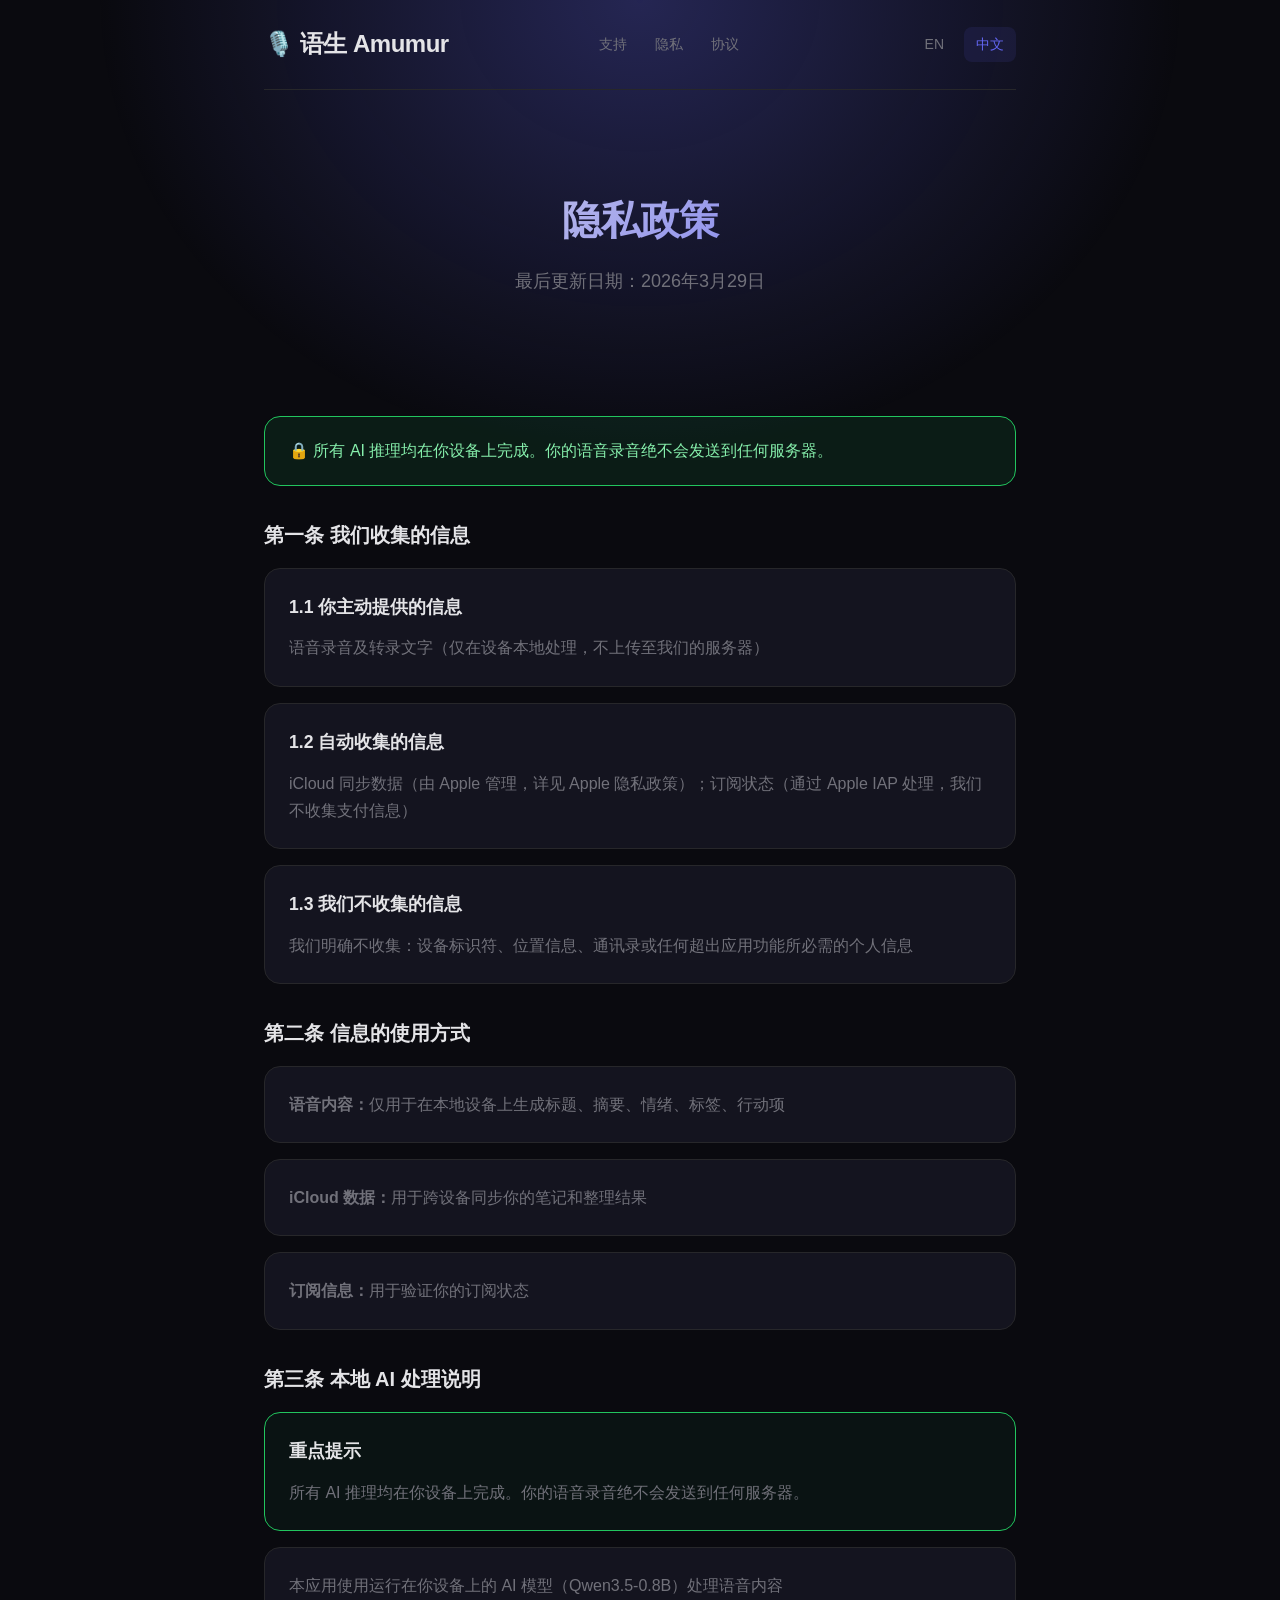
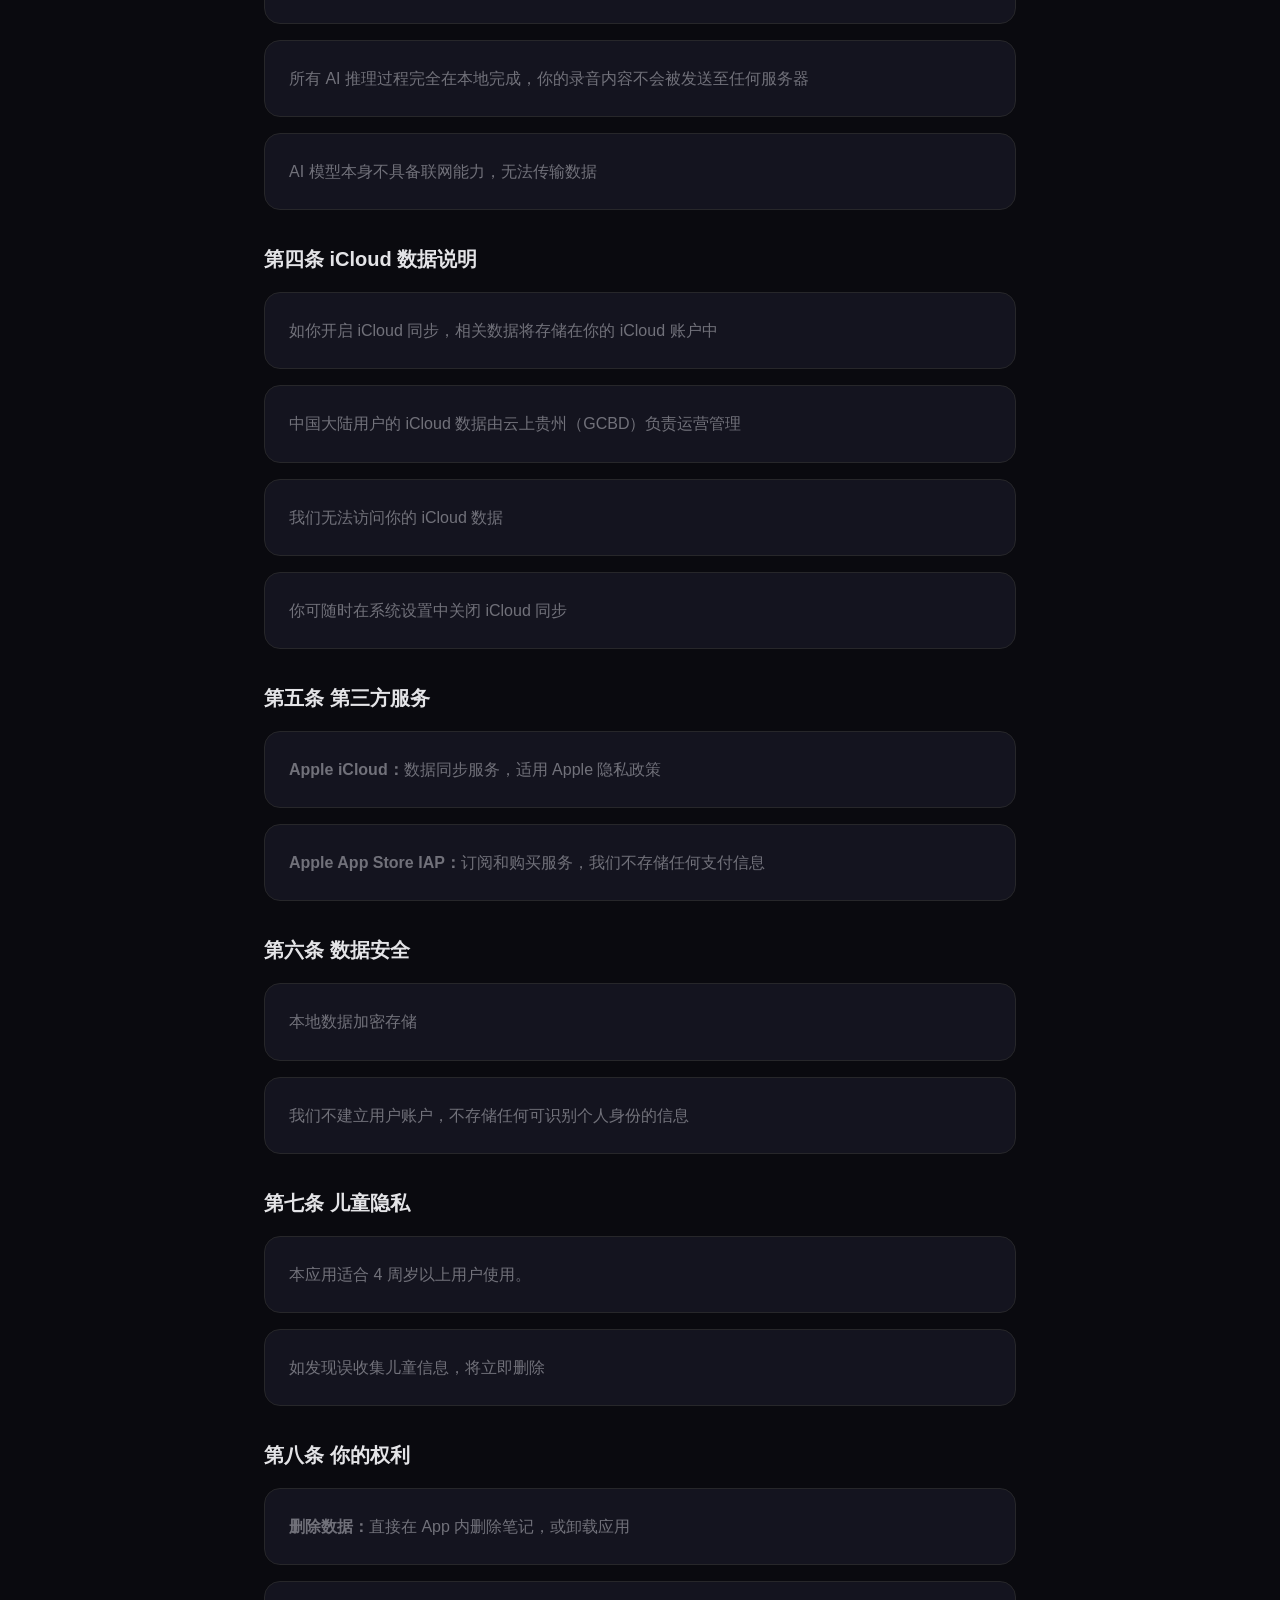
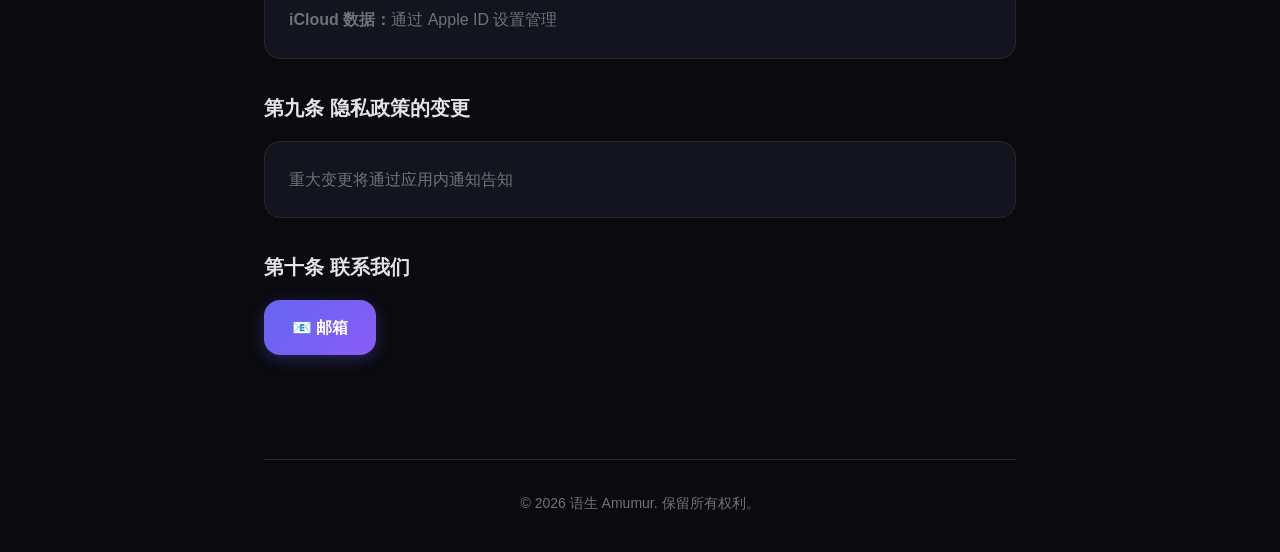
<file: zh/privacy.html>
<!DOCTYPE html>
<html lang="zh-CN">
<head>
  <meta charset="UTF-8">
  <meta name="viewport" content="width=device-width, initial-scale=1.0">
  <meta name="description" content="语生 Amumur 隐私政策">
  <title>语生 Amumur - 隐私政策</title>
  <link rel="stylesheet" href="../css/style.css">
</head>
<body>
  <div class="container">
    <header>
      <div class="logo">🎙️ 语生 Amumur</div>
      <nav>
        <a href="support.html">支持</a>
        <a href="privacy.html">隐私</a>
        <a href="terms.html">协议</a>
      </nav>
      <nav class="lang-switch">
        <a href="../en/privacy.html">EN</a>
        <a href="privacy.html" class="active">中文</a>
      </nav>
    </header>

    <main>
      <section class="hero">
        <h1>隐私政策</h1>
        <p class="subtitle">最后更新日期：2026年3月29日</p>
      </section>

      <section class="content">
        <div class="highlight-box">
          <p>🔒 所有 AI 推理均在你设备上完成。你的语音录音绝不会发送到任何服务器。</p>
        </div>

        <h2>第一条 我们收集的信息</h2>

        <div class="article">
          <h3>1.1 你主动提供的信息</h3>
          <p>语音录音及转录文字（仅在设备本地处理，不上传至我们的服务器）</p>
        </div>

        <div class="article">
          <h3>1.2 自动收集的信息</h3>
          <p>iCloud 同步数据（由 Apple 管理，详见 Apple 隐私政策）；订阅状态（通过 Apple IAP 处理，我们不收集支付信息）</p>
        </div>

        <div class="article">
          <h3>1.3 我们不收集的信息</h3>
          <p>我们明确不收集：设备标识符、位置信息、通讯录或任何超出应用功能所必需的个人信息</p>
        </div>

        <h2>第二条 信息的使用方式</h2>

        <div class="article">
          <p><strong>语音内容：</strong>仅用于在本地设备上生成标题、摘要、情绪、标签、行动项</p>
        </div>

        <div class="article">
          <p><strong>iCloud 数据：</strong>用于跨设备同步你的笔记和整理结果</p>
        </div>

        <div class="article">
          <p><strong>订阅信息：</strong>用于验证你的订阅状态</p>
        </div>

        <h2>第三条 本地 AI 处理说明</h2>

        <div class="article highlight">
          <h3>重点提示</h3>
          <p>所有 AI 推理均在你设备上完成。你的语音录音绝不会发送到任何服务器。</p>
        </div>

        <div class="article">
          <p>本应用使用运行在你设备上的 AI 模型（Qwen3.5-0.8B）处理语音内容</p>
        </div>

        <div class="article">
          <p>所有 AI 推理过程完全在本地完成，你的录音内容不会被发送至任何服务器</p>
        </div>

        <div class="article">
          <p>AI 模型本身不具备联网能力，无法传输数据</p>
        </div>

        <h2>第四条 iCloud 数据说明</h2>

        <div class="article">
          <p>如你开启 iCloud 同步，相关数据将存储在你的 iCloud 账户中</p>
        </div>

        <div class="article">
          <p>中国大陆用户的 iCloud 数据由云上贵州（GCBD）负责运营管理</p>
        </div>

        <div class="article">
          <p>我们无法访问你的 iCloud 数据</p>
        </div>

        <div class="article">
          <p>你可随时在系统设置中关闭 iCloud 同步</p>
        </div>

        <h2>第五条 第三方服务</h2>

        <div class="article">
          <p><strong>Apple iCloud：</strong>数据同步服务，适用 Apple 隐私政策</p>
        </div>

        <div class="article">
          <p><strong>Apple App Store IAP：</strong>订阅和购买服务，我们不存储任何支付信息</p>
        </div>

        <h2>第六条 数据安全</h2>

        <div class="article">
          <p>本地数据加密存储</p>
        </div>

        <div class="article">
          <p>我们不建立用户账户，不存储任何可识别个人身份的信息</p>
        </div>

        <h2>第七条 儿童隐私</h2>

        <div class="article">
          <p>本应用适合 4 周岁以上用户使用。</p>
        </div>

        <div class="article">
          <p>如发现误收集儿童信息，将立即删除</p>
        </div>

        <h2>第八条 你的权利</h2>

        <div class="article">
          <p><strong>删除数据：</strong>直接在 App 内删除笔记，或卸载应用</p>
        </div>

        <div class="article">
          <p><strong>iCloud 数据：</strong>通过 Apple ID 设置管理</p>
        </div>

        <h2>第九条 隐私政策的变更</h2>

        <div class="article">
          <p>重大变更将通过应用内通知告知</p>
        </div>

        <h2>第十条 联系我们</h2>

        <div class="contact-section">
          <a href="mailto:peer2peer.wang@gmail.com" class="email-btn">📧 邮箱</a>
        </div>
      </section>
    </main>

    <footer>
      <p>© 2026 语生 Amumur. 保留所有权利。</p>
    </footer>
  </div>
</body>
</html>
</file>
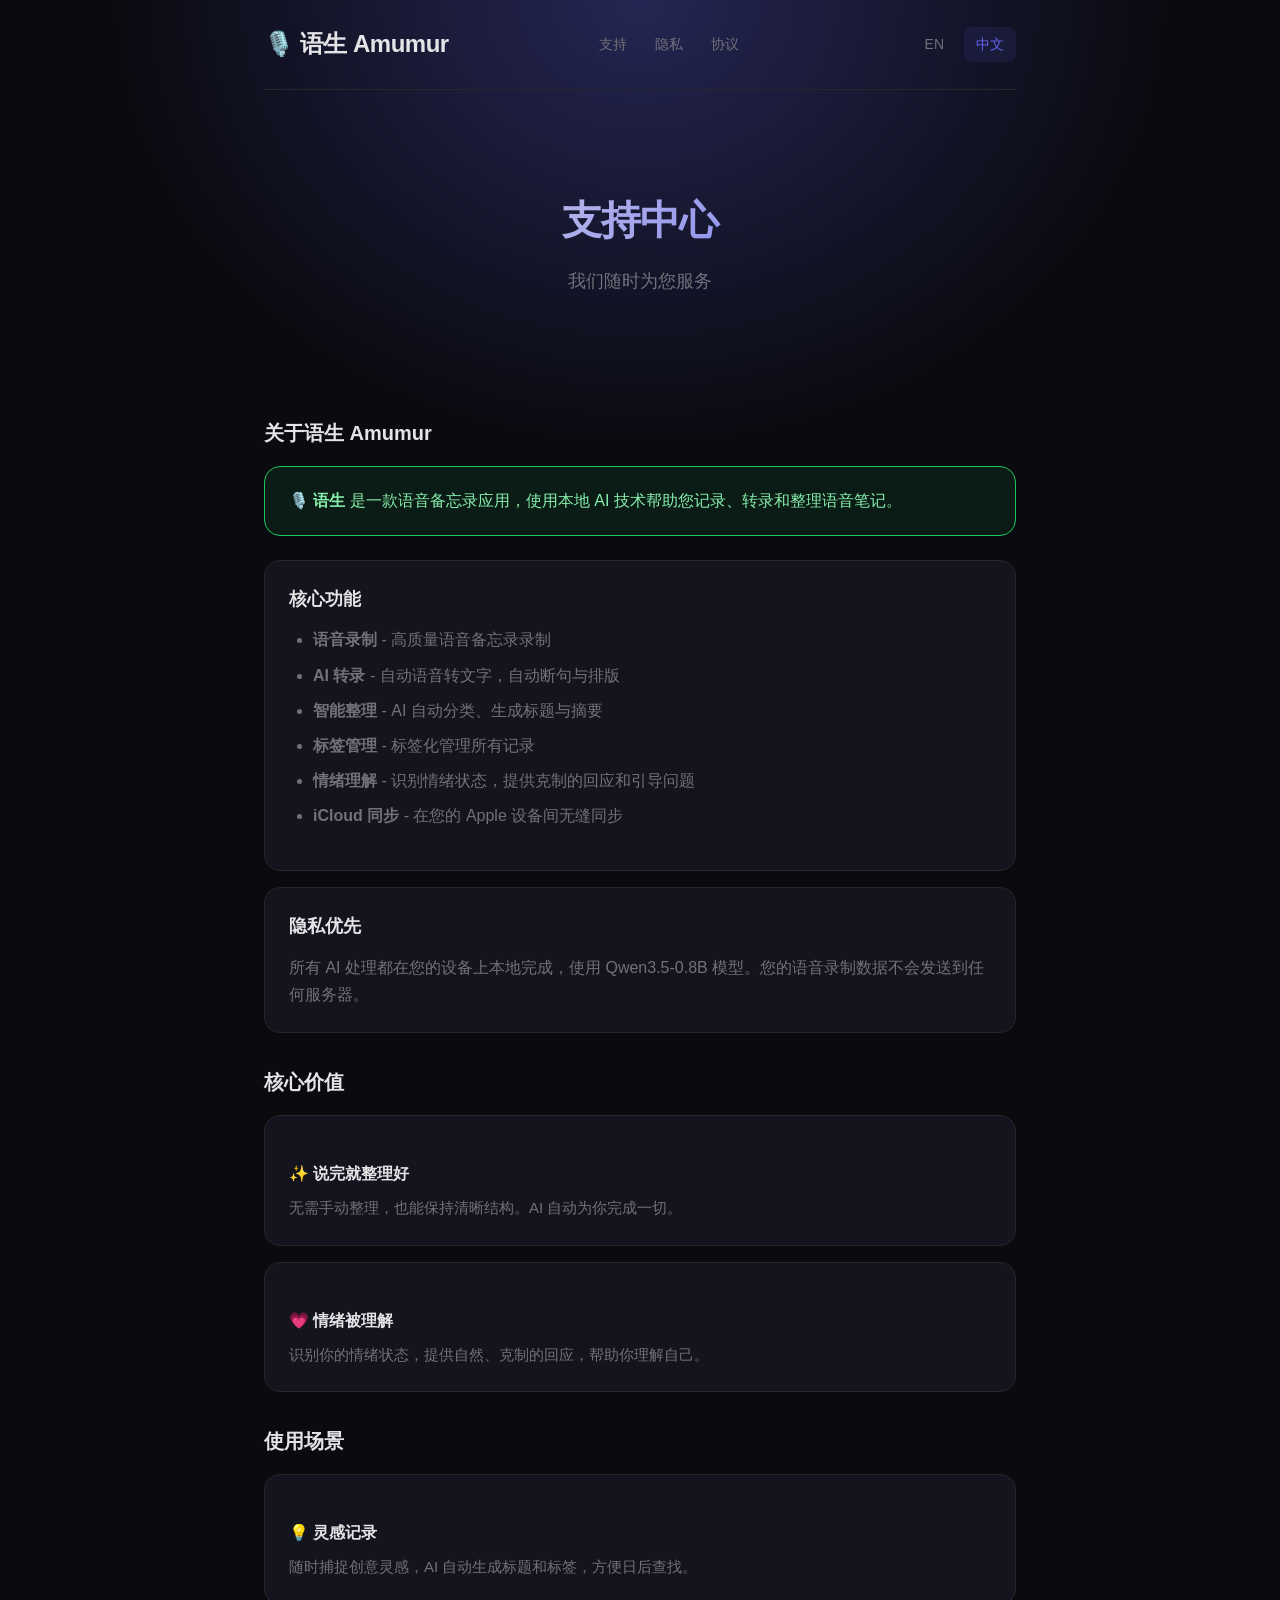
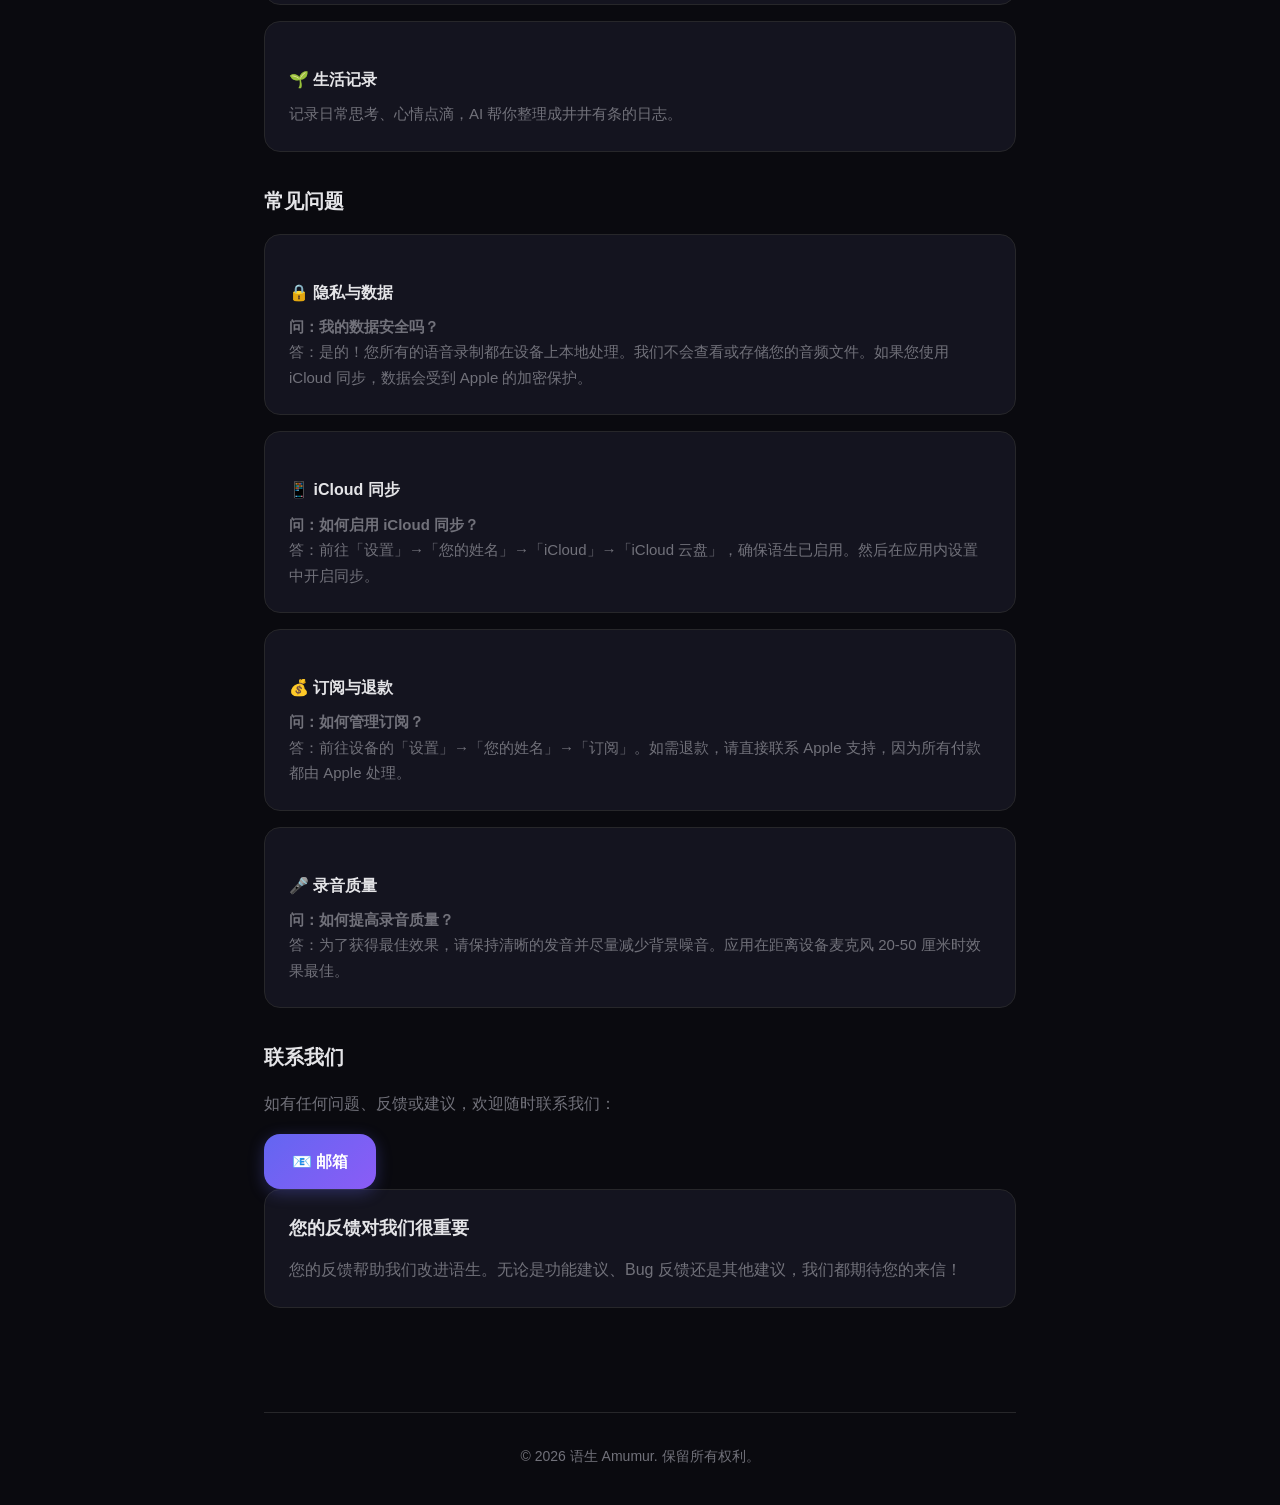
<file: zh/support.html>
<!DOCTYPE html>
<html lang="zh-CN">
<head>
  <meta charset="UTF-8">
  <meta name="viewport" content="width=device-width, initial-scale=1.0">
  <meta name="description" content="语生 Amumur 支持中心 - 本地 AI 语音备忘录应用">
  <title>语生 Amumur - 支持中心</title>
  <link rel="stylesheet" href="../css/style.css">
</head>
<body>
  <div class="container">
    <header>
      <div class="logo">🎙️ 语生 Amumur</div>
      <nav>
        <a href="support.html">支持</a>
        <a href="privacy.html">隐私</a>
        <a href="terms.html">协议</a>
      </nav>
      <nav class="lang-switch">
        <a href="../en/support.html">EN</a>
        <a href="../zh/support.html" class="active">中文</a>
      </nav>
    </header>

    <main>
      <section class="hero">
        <h1>支持中心</h1>
        <p class="subtitle">我们随时为您服务</p>
      </section>

      <section class="content">
        <h2>关于语生 Amumur</h2>
        <div class="highlight-box">
          <p>🎙️ <strong>语生</strong> 是一款语音备忘录应用，使用本地 AI 技术帮助您记录、转录和整理语音笔记。</p>
        </div>

        <div class="article">
          <h3>核心功能</h3>
          <ul>
            <li><strong>语音录制</strong> - 高质量语音备忘录录制</li>
            <li><strong>AI 转录</strong> - 自动语音转文字，自动断句与排版</li>
            <li><strong>智能整理</strong> - AI 自动分类、生成标题与摘要</li>
            <li><strong>标签管理</strong> - 标签化管理所有记录</li>
            <li><strong>情绪理解</strong> - 识别情绪状态，提供克制的回应和引导问题</li>
            <li><strong>iCloud 同步</strong> - 在您的 Apple 设备间无缝同步</li>
          </ul>
        </div>

        <div class="article">
          <h3>隐私优先</h3>
          <p>所有 AI 处理都在您的设备上本地完成，使用 Qwen3.5-0.8B 模型。您的语音录制数据不会发送到任何服务器。</p>
        </div>

        <h2>核心价值</h2>

        <div class="faq-item">
          <h3>✨ 说完就整理好</h3>
          <p>无需手动整理，也能保持清晰结构。AI 自动为你完成一切。</p>
        </div>

        <div class="faq-item">
          <h3>💗 情绪被理解</h3>
          <p>识别你的情绪状态，提供自然、克制的回应，帮助你理解自己。</p>
        </div>

        <h2>使用场景</h2>

        <div class="faq-item">
          <h3>💡 灵感记录</h3>
          <p>随时捕捉创意灵感，AI 自动生成标题和标签，方便日后查找。</p>
        </div>

        <div class="faq-item">
          <h3>🌱 生活记录</h3>
          <p>记录日常思考、心情点滴，AI 帮你整理成井井有条的日志。</p>
        </div>

        <h2>常见问题</h2>

        <div class="faq-item">
          <h3>🔒 隐私与数据</h3>
          <p><strong>问：我的数据安全吗？</strong></p>
          <p>答：是的！您所有的语音录制都在设备上本地处理。我们不会查看或存储您的音频文件。如果您使用 iCloud 同步，数据会受到 Apple 的加密保护。</p>
        </div>

        <div class="faq-item">
          <h3>📱 iCloud 同步</h3>
          <p><strong>问：如何启用 iCloud 同步？</strong></p>
          <p>答：前往「设置」→「您的姓名」→「iCloud」→「iCloud 云盘」，确保语生已启用。然后在应用内设置中开启同步。</p>
        </div>

        <div class="faq-item">
          <h3>💰 订阅与退款</h3>
          <p><strong>问：如何管理订阅？</strong></p>
          <p>答：前往设备的「设置」→「您的姓名」→「订阅」。如需退款，请直接联系 Apple 支持，因为所有付款都由 Apple 处理。</p>
        </div>

        <div class="faq-item">
          <h3>🎤 录音质量</h3>
          <p><strong>问：如何提高录音质量？</strong></p>
          <p>答：为了获得最佳效果，请保持清晰的发音并尽量减少背景噪音。应用在距离设备麦克风 20-50 厘米时效果最佳。</p>
        </div>

        <h2>联系我们</h2>
        <p>如有任何问题、反馈或建议，欢迎随时联系我们：</p>
        <div class="contact-section">
          <a href="mailto:peer2peer.wang@gmail.com" class="email-btn">📧 邮箱</a>
        </div>

        <div class="article">
          <h3>您的反馈对我们很重要</h3>
          <p>您的反馈帮助我们改进语生。无论是功能建议、Bug 反馈还是其他建议，我们都期待您的来信！</p>
        </div>
      </section>
    </main>

    <footer>
      <p>© 2026 语生 Amumur. 保留所有权利。</p>
    </footer>
  </div>
</body>
</html>
</file>
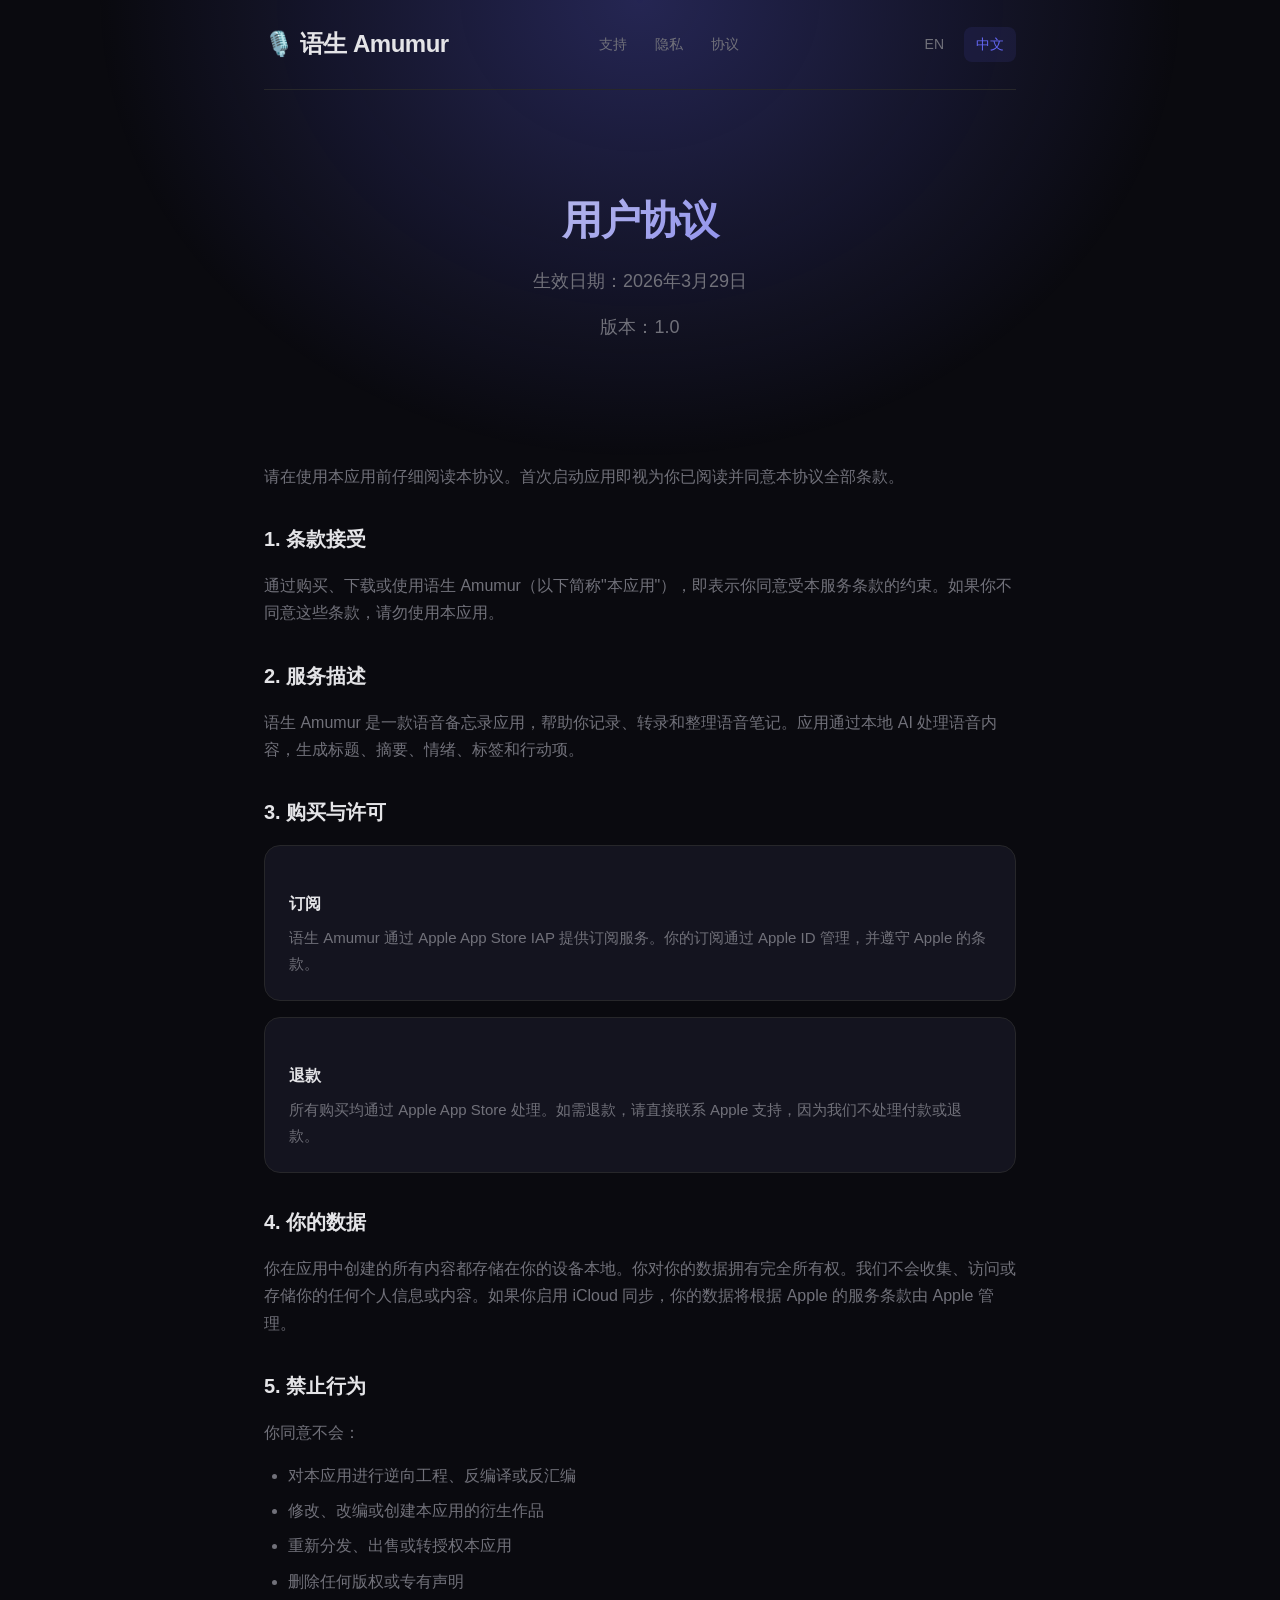
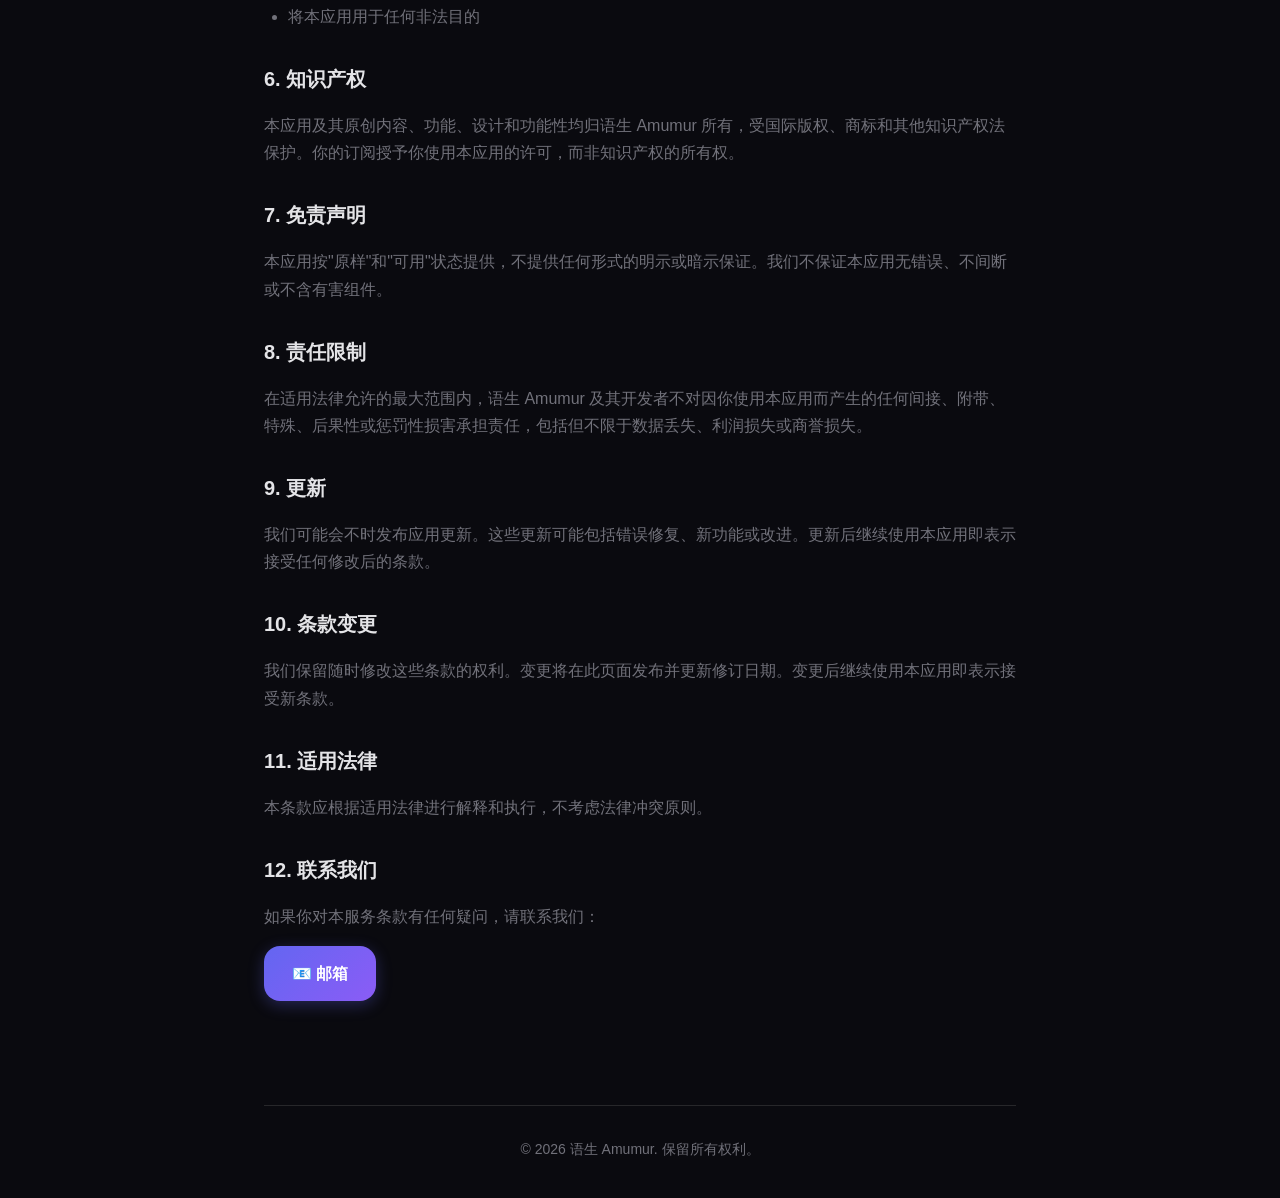
<file: zh/terms.html>
<!DOCTYPE html>
<html lang="zh-CN">
<head>
  <meta charset="UTF-8">
  <meta name="viewport" content="width=device-width, initial-scale=1.0">
  <meta name="description" content="语生 Amumur 用户协议">
  <title>语生 Amumur - 用户协议</title>
  <link rel="stylesheet" href="../css/style.css">
</head>
<body>
  <div class="container">
    <header>
      <div class="logo">🎙️ 语生 Amumur</div>
      <nav>
        <a href="support.html">支持</a>
        <a href="privacy.html">隐私</a>
        <a href="terms.html">协议</a>
      </nav>
      <nav class="lang-switch">
        <a href="../en/terms.html">EN</a>
        <a href="terms.html" class="active">中文</a>
      </nav>
    </header>

    <main>
      <section class="hero">
        <h1>用户协议</h1>
        <p class="subtitle">生效日期：2026年3月29日</p>
        <p class="subtitle">版本：1.0</p>
      </section>

      <section class="content">
        <p>请在使用本应用前仔细阅读本协议。首次启动应用即视为你已阅读并同意本协议全部条款。</p>

        <h2>1. 条款接受</h2>
        <p>通过购买、下载或使用语生 Amumur（以下简称"本应用"），即表示你同意受本服务条款的约束。如果你不同意这些条款，请勿使用本应用。</p>

        <h2>2. 服务描述</h2>
        <p>语生 Amumur 是一款语音备忘录应用，帮助你记录、转录和整理语音笔记。应用通过本地 AI 处理语音内容，生成标题、摘要、情绪、标签和行动项。</p>

        <h2>3. 购买与许可</h2>
        <div class="faq-item">
          <h3>订阅</h3>
          <p>语生 Amumur 通过 Apple App Store IAP 提供订阅服务。你的订阅通过 Apple ID 管理，并遵守 Apple 的条款。</p>
        </div>
        <div class="faq-item">
          <h3>退款</h3>
          <p>所有购买均通过 Apple App Store 处理。如需退款，请直接联系 Apple 支持，因为我们不处理付款或退款。</p>
        </div>

        <h2>4. 你的数据</h2>
        <p>你在应用中创建的所有内容都存储在你的设备本地。你对你的数据拥有完全所有权。我们不会收集、访问或存储你的任何个人信息或内容。如果你启用 iCloud 同步，你的数据将根据 Apple 的服务条款由 Apple 管理。</p>

        <h2>5. 禁止行为</h2>
        <p>你同意不会：</p>
        <ul>
          <li>对本应用进行逆向工程、反编译或反汇编</li>
          <li>修改、改编或创建本应用的衍生作品</li>
          <li>重新分发、出售或转授权本应用</li>
          <li>删除任何版权或专有声明</li>
          <li>将本应用用于任何非法目的</li>
        </ul>

        <h2>6. 知识产权</h2>
        <p>本应用及其原创内容、功能、设计和功能性均归语生 Amumur 所有，受国际版权、商标和其他知识产权法保护。你的订阅授予你使用本应用的许可，而非知识产权的所有权。</p>

        <h2>7. 免责声明</h2>
        <p>本应用按"原样"和"可用"状态提供，不提供任何形式的明示或暗示保证。我们不保证本应用无错误、不间断或不含有害组件。</p>

        <h2>8. 责任限制</h2>
        <p>在适用法律允许的最大范围内，语生 Amumur 及其开发者不对因你使用本应用而产生的任何间接、附带、特殊、后果性或惩罚性损害承担责任，包括但不限于数据丢失、利润损失或商誉损失。</p>

        <h2>9. 更新</h2>
        <p>我们可能会不时发布应用更新。这些更新可能包括错误修复、新功能或改进。更新后继续使用本应用即表示接受任何修改后的条款。</p>

        <h2>10. 条款变更</h2>
        <p>我们保留随时修改这些条款的权利。变更将在此页面发布并更新修订日期。变更后继续使用本应用即表示接受新条款。</p>

        <h2>11. 适用法律</h2>
        <p>本条款应根据适用法律进行解释和执行，不考虑法律冲突原则。</p>

        <h2>12. 联系我们</h2>
        <p>如果你对本服务条款有任何疑问，请联系我们：</p>
        <div class="contact-section">
          <a href="mailto:peer2peer.wang@gmail.com" class="email-btn">📧 邮箱</a>
        </div>
      </section>
    </main>

    <footer>
      <p>© 2026 语生 Amumur. 保留所有权利。</p>
    </footer>
  </div>
</body>
</html>
</file>
<file: css/style.css>
/* ============================================
   Amumur Support Page Styles
   Modern, Clean, Responsive Design
   ============================================ */

:root {
  --color-bg: #0a0a0f;
  --color-surface: #14141f;
  --color-primary: #6366f1;
  --color-primary-glow: rgba(99, 102, 241, 0.3);
  --color-accent: #8b5cf6;
  --color-text: #e4e4e7;
  --color-text-muted: #71717a;
  --color-border: #27272a;
  --font-main: 'SF Pro Display', -apple-system, BlinkMacSystemFont, 'Segoe UI', sans-serif;
  --radius: 16px;
  --shadow: 0 4px 24px rgba(0, 0, 0, 0.4);
}

* {
  margin: 0;
  padding: 0;
  box-sizing: border-box;
}

html {
  scroll-behavior: smooth;
}

body {
  font-family: var(--font-main);
  background: var(--color-bg);
  color: var(--color-text);
  line-height: 1.7;
  min-height: 100vh;
}

/* Background Gradient Effect */
body::before {
  content: '';
  position: fixed;
  top: 0;
  left: 0;
  right: 0;
  height: 60vh;
  background: radial-gradient(ellipse at 50% 0%, var(--color-primary-glow) 0%, transparent 60%);
  pointer-events: none;
  z-index: -1;
}

.container {
  max-width: 800px;
  margin: 0 auto;
  padding: 0 24px;
}

/* Header */
header {
  display: flex;
  justify-content: space-between;
  align-items: center;
  padding: 24px 0;
  border-bottom: 1px solid var(--color-border);
}

.logo {
  font-size: 1.5rem;
  font-weight: 700;
  letter-spacing: -0.02em;
}

.lang-switch {
  display: flex;
  gap: 8px;
}

.lang-switch a {
  color: var(--color-text-muted);
  text-decoration: none;
  padding: 6px 12px;
  border-radius: 8px;
  font-size: 0.875rem;
  transition: all 0.2s ease;
}

.lang-switch a:hover {
  color: var(--color-text);
  background: var(--color-surface);
}

.lang-switch a.active {
  color: var(--color-primary);
  background: rgba(99, 102, 241, 0.1);
}

/* Main Navigation */
header nav:not(.lang-switch) {
  display: flex;
  gap: 4px;
  margin-right: 24px;
}

header nav:not(.lang-switch) a {
  color: var(--color-text-muted);
  text-decoration: none;
  padding: 6px 12px;
  border-radius: 8px;
  font-size: 0.875rem;
  transition: all 0.2s ease;
}

header nav:not(.lang-switch) a:hover {
  color: var(--color-text);
  background: var(--color-surface);
}

header nav:not(.lang-switch) a.active {
  color: var(--color-primary);
  background: rgba(99, 102, 241, 0.1);
}

/* Main Content */
main {
  padding: 48px 0;
}

section {
  margin-bottom: 56px;
}

.hero {
  text-align: center;
  padding: 48px 0;
}

.hero h1 {
  font-size: 2.5rem;
  font-weight: 700;
  letter-spacing: -0.03em;
  margin-bottom: 12px;
  background: linear-gradient(135deg, var(--color-text), var(--color-primary));
  -webkit-background-clip: text;
  -webkit-text-fill-color: transparent;
  background-clip: text;
}

.hero .subtitle {
  font-size: 1.125rem;
  color: var(--color-text-muted);
}

h2 {
  font-size: 1.25rem;
  font-weight: 600;
  margin-bottom: 16px;
  margin-top: 32px;
  color: var(--color-text);
}

h3 {
  font-size: 1.1rem;
  font-weight: 600;
  margin-bottom: 12px;
  margin-top: 20px;
  color: var(--color-text);
}

p {
  color: var(--color-text-muted);
  margin-bottom: 16px;
}

ul {
  color: var(--color-text-muted);
  margin-left: 24px;
  margin-bottom: 16px;
}

li {
  margin-bottom: 8px;
}

/* Article Section */
.article {
  background: var(--color-surface);
  border: 1px solid var(--color-border);
  border-radius: var(--radius);
  padding: 24px;
  margin-bottom: 16px;
}

.article.highlight {
  border-color: #22c55e;
  background: rgba(34, 197, 94, 0.05);
}

.article h3 {
  margin-top: 0;
}

.article p {
  margin-bottom: 8px;
}

.article p:last-child {
  margin-bottom: 0;
}

/* Highlight Box */
.highlight-box {
  background: rgba(34, 197, 94, 0.1);
  border: 1px solid #22c55e;
  border-radius: var(--radius);
  padding: 20px 24px;
  margin-bottom: 24px;
}

.highlight-box p {
  color: #86efac;
  margin-bottom: 0;
  font-weight: 500;
}

/* Contact Section */
.contact-section {
  display: flex;
  gap: 16px;
  flex-wrap: wrap;
  margin-top: 16px;
}

.email-btn {
  display: inline-flex;
  align-items: center;
  gap: 8px;
  background: linear-gradient(135deg, var(--color-primary), var(--color-accent));
  color: white;
  text-decoration: none;
  padding: 14px 28px;
  border-radius: var(--radius);
  font-weight: 600;
  font-size: 1rem;
  transition: all 0.3s ease;
  box-shadow: 0 4px 16px var(--color-primary-glow);
}

.email-btn:hover {
  transform: translateY(-2px);
  box-shadow: 0 8px 24px var(--color-primary-glow);
}

.website-btn {
  display: inline-flex;
  align-items: center;
  gap: 8px;
  background: var(--color-surface);
  color: var(--color-text);
  text-decoration: none;
  padding: 14px 28px;
  border-radius: var(--radius);
  font-weight: 600;
  font-size: 1rem;
  transition: all 0.3s ease;
  border: 1px solid var(--color-border);
}

.website-btn:hover {
  border-color: var(--color-primary);
  transform: translateY(-2px);
}

/* FAQ Section */
.faq-item {
  background: var(--color-surface);
  border: 1px solid var(--color-border);
  border-radius: var(--radius);
  padding: 24px;
  margin-bottom: 16px;
  transition: all 0.2s ease;
}

.faq-item:hover {
  border-color: var(--color-primary);
}

.faq-item h3 {
  font-size: 1rem;
  font-weight: 600;
  margin-bottom: 8px;
  color: var(--color-text);
}

.faq-item p {
  margin-bottom: 0;
  font-size: 0.9375rem;
}

/* Links Section */
.link-group {
  display: flex;
  gap: 16px;
  flex-wrap: wrap;
}

.link-group a {
  color: var(--color-primary);
  text-decoration: none;
  padding: 12px 20px;
  border: 1px solid var(--color-border);
  border-radius: var(--radius);
  transition: all 0.2s ease;
}

.link-group a:hover {
  background: var(--color-surface);
  border-color: var(--color-primary);
}

/* Footer */
footer {
  text-align: center;
  padding: 32px 0;
  border-top: 1px solid var(--color-border);
  color: var(--color-text-muted);
  font-size: 0.875rem;
}

footer p {
  margin-bottom: 4px;
}

/* Responsive Design */
@media (max-width: 640px) {
  .container {
    padding: 0 16px;
  }
  
  .hero h1 {
    font-size: 1.875rem;
  }
  
  header {
    flex-direction: column;
    gap: 16px;
  }
  
  .lang-switch {
    flex-wrap: wrap;
    justify-content: center;
  }
  
  .link-group {
    flex-direction: column;
  }
  
  .link-group a {
    text-align: center;
  }
  
  .contact-section {
    flex-direction: column;
  }
  
  .contact-section a {
    width: 100%;
    text-align: center;
    justify-content: center;
  }
}

/* Animation */
@keyframes fadeIn {
  from {
    opacity: 0;
    transform: translateY(20px);
  }
  to {
    opacity: 1;
    transform: translateY(0);
  }
}

section {
  animation: fadeIn 0.6s ease-out forwards;
  opacity: 0;
}

section:nth-child(1) { animation-delay: 0.1s; }
section:nth-child(2) { animation-delay: 0.2s; }
section:nth-child(3) { animation-delay: 0.3s; }
section:nth-child(4) { animation-delay: 0.4s; }
section:nth-child(5) { animation-delay: 0.5s; }
</file>
